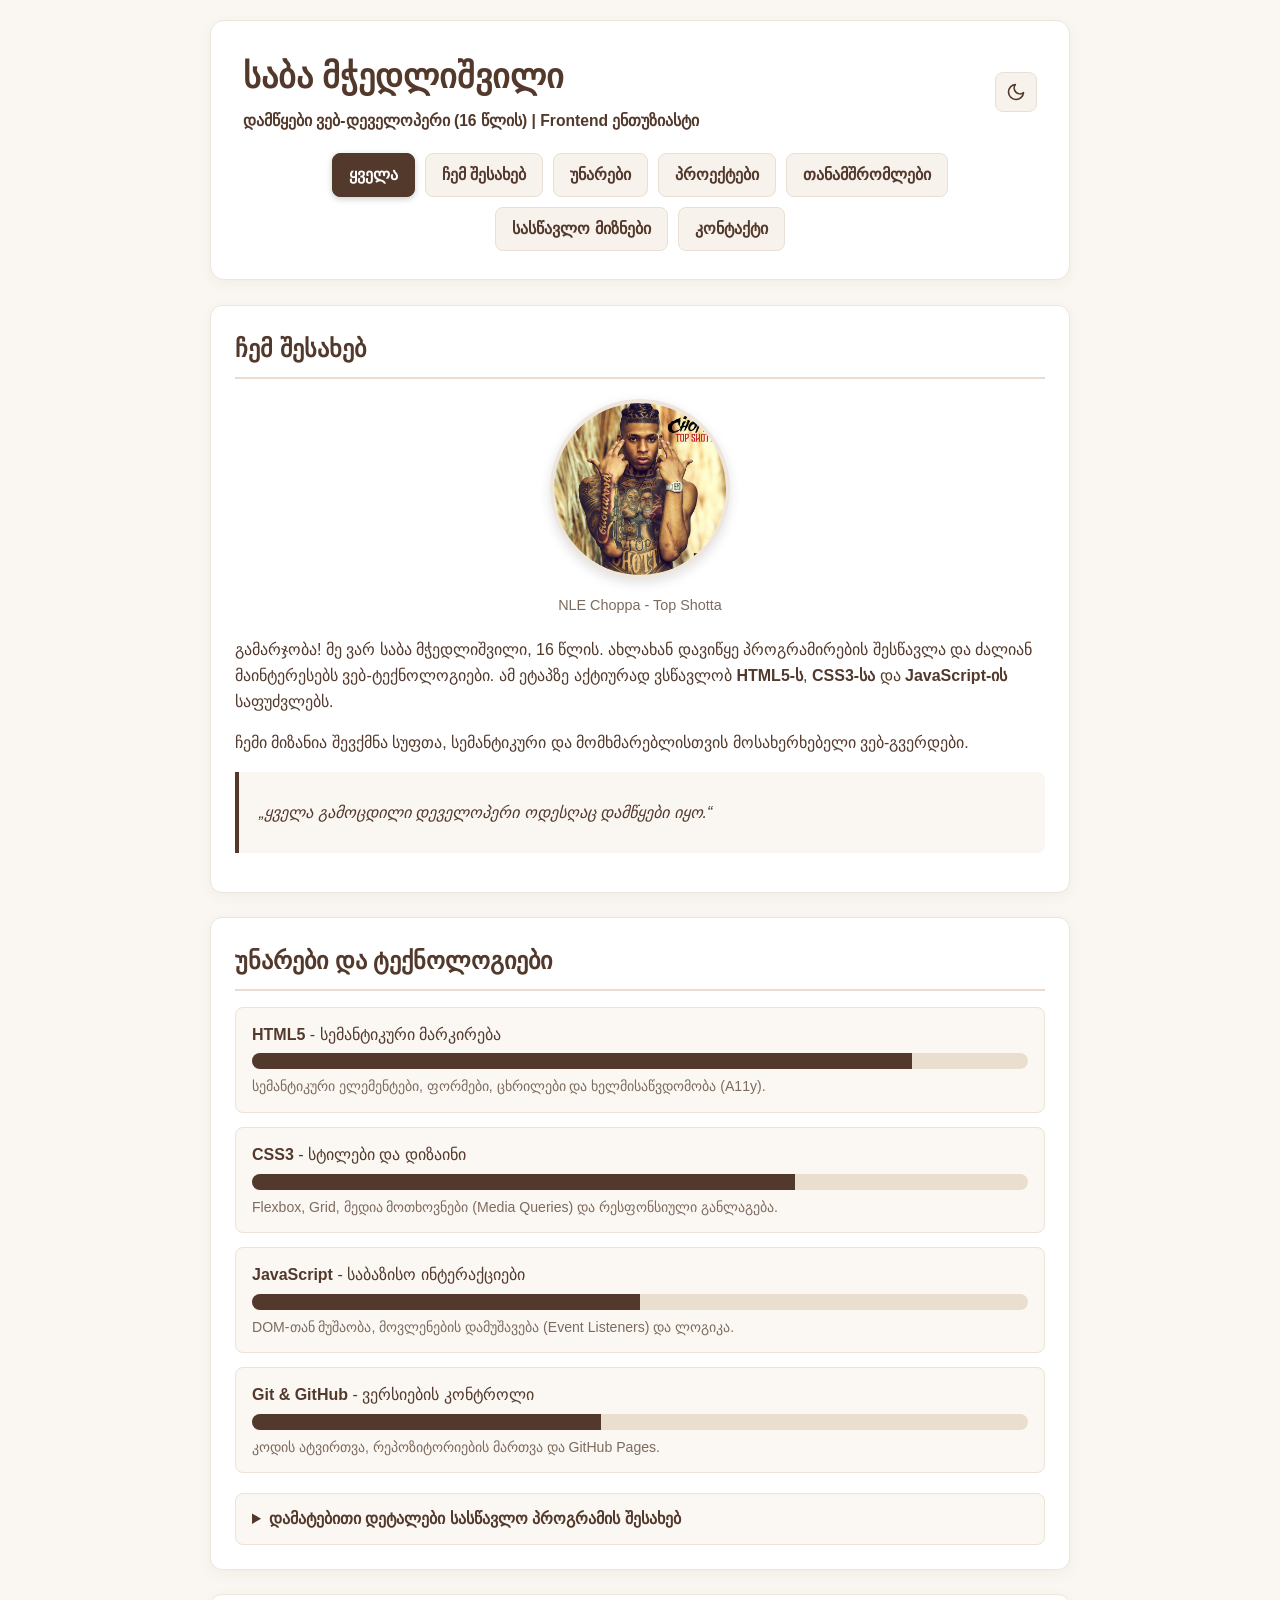
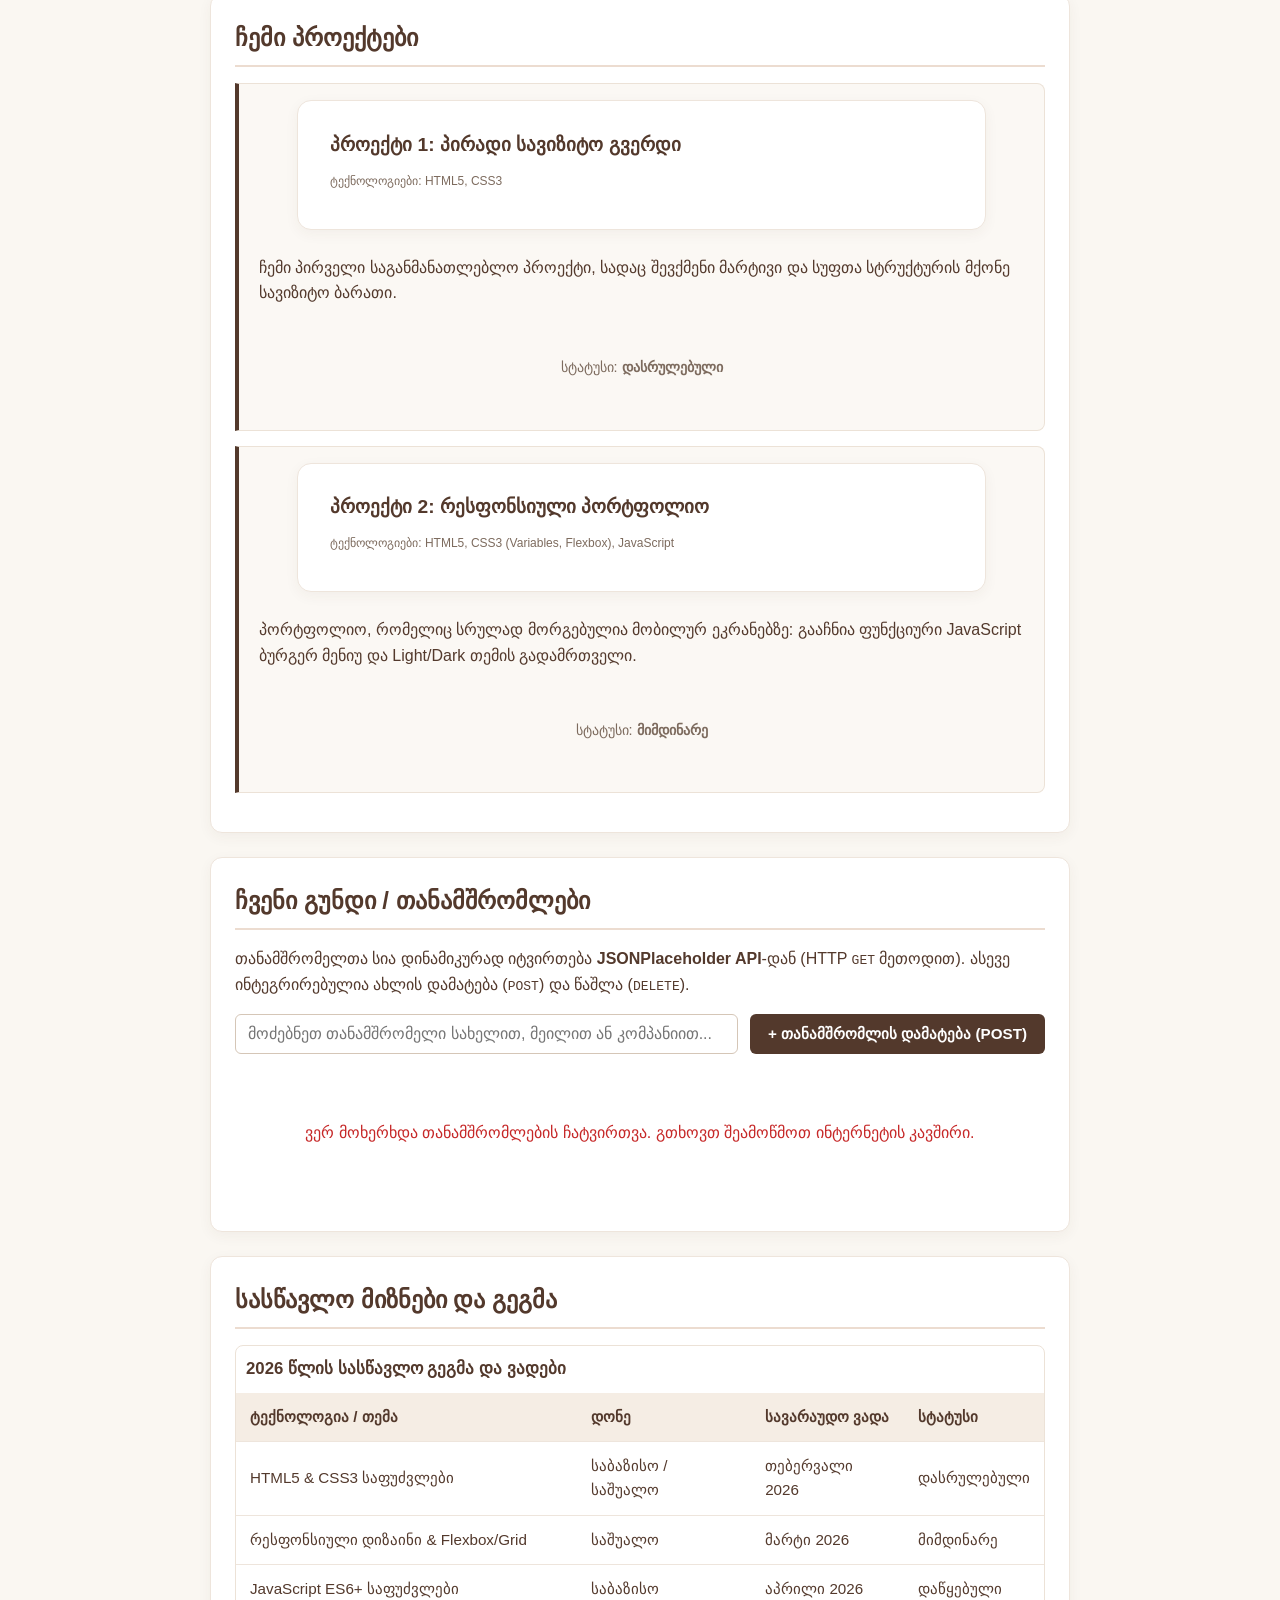
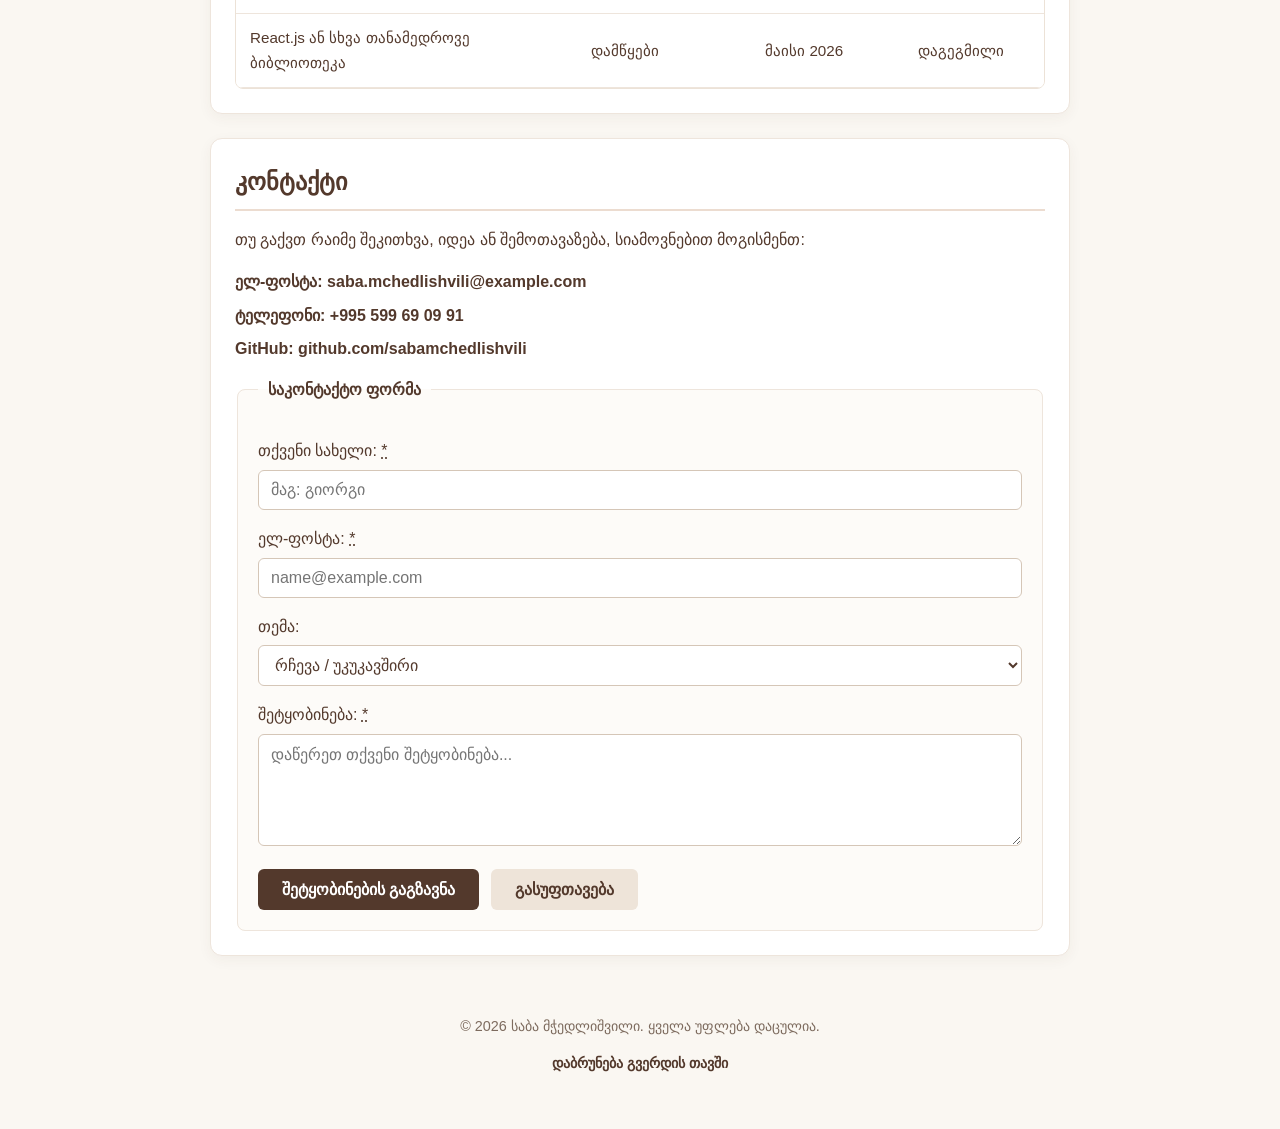
<file: index.html>
<!DOCTYPE html>
<html lang="ka">

<head>
    <meta charset="UTF-8">
    <meta name="viewport" content="width=device-width, initial-scale=1.0">
    <meta name="description" content="საბა მჭედლიშვილის პერსონალური პორტფოლიო - დამწყები ვებ-დეველოპერი">
    <title>პორტფოლიო | საბა მჭედლიშვილი</title>

    <!-- ==========================================================================
         ყველა CSS სტილი ჩაშენებულია პირდაპირ ამ index.html ფაილში (Internal CSS),
         - თეთრი და ყავისფერი (#53392c) ფერთა პალიტრა;
         - Light და Dark თემები;
         - სრული რესფონსიული დიზაინი და მობილური ბურგერ მენიუს სტილები.
         ========================================================================== -->
    <style>
        /* ==========================================================================
           0. CSS ცვლადები (Custom Properties) - Light და Dark თემები
           ========================================================================== */
        :root {
            /* Light Theme (ნაგულისხმევი) */
            --bg-color: #faf7f2;
            --card-bg: #ffffff;
            --card-border: #eee5dc;
            --text-primary: #53392c;
            --text-secondary: #7d6b5e;
            --heading-color: #53392c;
            --accent-color: #53392c;
            --accent-hover: #3d281e;
            --btn-text: #ffffff;
            --btn-secondary-bg: #eee4d9;
            --btn-secondary-text: #53392c;
            --btn-secondary-hover: #dfd2c4;
            --nav-bg: #f7f2ec;
            --nav-border: #eadfd4;
            --nav-text: #53392c;
            --card-shadow: 0 4px 14px rgba(83, 57, 44, 0.05);
            --border-accent: #ecdcd0;
            --item-bg: #fbf8f4;
            --item-border: #ece2d7;
            --input-bg: #ffffff;
            --input-border: #d5c6b7;
            --input-focus-shadow: rgba(83, 57, 44, 0.15);
            --progress-bg: #eadecf;
            --progress-bar: #53392c;
            --table-th-bg: #f5ede4;
            --table-border: #eee5dc;
            --table-hover: #faf5ee;
            --blockquote-bg: #faf6f1;
            --fieldset-bg: #fdfbf8;
        }

        /* Dark Theme */
        [data-theme="dark"],
        body.dark-theme {
            --bg-color: #171412;
            --card-bg: #231f1c;
            --card-border: #38312b;
            --text-primary: #f5eee8;
            --text-secondary: #b8a89a;
            --heading-color: #f5eee8;
            --accent-color: #c4956d;
            --accent-hover: #d9aa82;
            --btn-text: #171412;
            --btn-secondary-bg: #332c26;
            --btn-secondary-text: #f5eee8;
            --btn-secondary-hover: #423932;
            --nav-bg: #2c2621;
            --nav-border: #423a33;
            --nav-text: #f5eee8;
            --card-shadow: 0 4px 16px rgba(0, 0, 0, 0.45);
            --border-accent: #3d352d;
            --item-bg: #1c1815;
            --item-border: #38312b;
            --input-bg: #1a1614;
            --input-border: #4a4037;
            --input-focus-shadow: rgba(196, 149, 109, 0.25);
            --progress-bg: #362e27;
            --progress-bar: #c4956d;
            --table-th-bg: #2c2520;
            --table-border: #3d352d;
            --table-hover: #29231e;
            --blockquote-bg: #1e1a17;
            --fieldset-bg: #1c1815;
        }

        /* 
          1. გლობალური პარამეტრები და Box-Sizing:
        */
        *,
        *::before,
        *::after {
            box-sizing: border-box;
        }

        html {
            scroll-behavior: smooth;
        }

        /* 
          2. ძირითადი გვერდის პარამეტრები (Body):
        */
        body {
            background-color: var(--bg-color);
            color: var(--text-primary);
            font-family: 'Segoe UI', Tahoma, Geneva, Verdana, sans-serif;
            line-height: 1.6;
            margin: 0;
            padding: 20px 0;
            overflow-x: hidden;
            transition: background-color 0.3s ease, color 0.3s ease;
        }

        /* 
          3. კონტეინერები (Header, Main, Footer):
        */
        header,
        main,
        footer {
            width: 90%;
            max-width: 860px;
            margin: 0 auto;
        }

        /* 
          4. ჰედერი (Header):
        */
        header {
            background-color: var(--card-bg);
            padding: 1.8rem 2rem;
            border-radius: 14px;
            border: 1px solid var(--card-border);
            box-shadow: var(--card-shadow);
            margin-bottom: 25px;
            position: relative;
            transition: background-color 0.3s ease, border-color 0.3s ease, box-shadow 0.3s ease;
        }

        .header-top {
            display: flex;
            justify-content: space-between;
            align-items: center;
            gap: 16px;
            text-align: left;
        }

        .header-titles {
            flex: 1;
            min-width: 0;
        }

        /* სათაურების სტილები */
        h1 {
            color: var(--heading-color);
            font-size: 2.1rem;
            margin-top: 0;
            margin-bottom: 0.3rem;
            transition: color 0.3s ease;
        }

        .brand-link {
            color: inherit;
            text-decoration: none;
            transition: opacity 0.2s;
        }

        .brand-link:hover {
            opacity: 0.85;
        }

        .subtitle {
            color: var(--text-secondary);
            margin: 0;
            font-size: 0.98rem;
            transition: color 0.3s ease;
        }

        .subtitle strong {
            color: var(--accent-color);
            transition: color 0.3s ease;
        }

        h2 {
            color: var(--heading-color);
            font-size: 1.5rem;
            border-bottom: 2px solid var(--border-accent);
            padding-bottom: 8px;
            margin-top: 0;
            margin-bottom: 1rem;
            transition: color 0.3s ease, border-color 0.3s ease;
        }

        h3 {
            color: var(--heading-color);
            font-size: 1.2rem;
            margin-top: 0;
            margin-bottom: 0.5rem;
            transition: color 0.3s ease;
        }

        hr {
            display: none;
        }

        /* 
          5. ჰედერის მართვის ღილაკები (Theme Toggle და Burger Menu):
        */
        .header-controls {
            display: flex;
            align-items: center;
            gap: 10px;
            flex-shrink: 0;
        }

        /* Theme Toggle Button */
        .theme-toggle-btn {
            display: inline-flex;
            align-items: center;
            justify-content: center;
            width: 42px;
            height: 40px;
            background-color: var(--nav-bg);
            border: 1px solid var(--nav-border);
            border-radius: 8px;
            color: var(--text-primary);
            cursor: pointer;
            transition: background-color 0.25s ease, border-color 0.25s ease, transform 0.15s ease, color 0.25s ease;
            padding: 0;
            flex-shrink: 0;
        }

        .theme-toggle-btn:hover {
            background-color: var(--btn-secondary-hover);
            transform: scale(1.05);
        }

        .theme-toggle-btn:active {
            transform: scale(0.95);
        }

        .theme-toggle-btn:focus-visible {
            outline: 2px solid var(--accent-color);
            outline-offset: 2px;
        }

        .theme-icon {
            display: inline-flex;
            align-items: center;
            justify-content: center;
            transition: transform 0.3s ease;
        }

        /* Light რეჟიმში ჩანს მთვარე */
        .sun-icon {
            display: none;
        }

        .moon-icon {
            display: inline-flex;
        }

        /* Dark რეჟიმში ჩანს მზე */
        [data-theme="dark"] .sun-icon,
        body.dark-theme .sun-icon {
            display: inline-flex;
            color: #f5c542;
        }

        [data-theme="dark"] .moon-icon,
        body.dark-theme .moon-icon {
            display: none;
        }

        /* 
          6. ბურგერ მენიუს ღილაკი:
        */
        .burger-btn {
            display: none;
            flex-direction: column;
            justify-content: space-between;
            width: 44px;
            height: 40px;
            padding: 9px 8px;
            background-color: var(--nav-bg);
            border: 1px solid var(--nav-border);
            border-radius: 8px;
            cursor: pointer;
            flex-shrink: 0;
            transition: background-color 0.2s ease, border-color 0.2s ease;
            user-select: none;
        }

        .burger-btn:hover {
            background-color: var(--btn-secondary-hover);
        }

        .burger-btn:focus-visible {
            outline: 2px solid var(--accent-color);
            outline-offset: 2px;
        }

        .burger-line {
            display: block;
            width: 100%;
            height: 3px;
            background-color: var(--text-primary);
            border-radius: 3px;
            transition: transform 0.3s cubic-bezier(0.4, 0, 0.2, 1),
                opacity 0.2s ease,
                background-color 0.3s ease;
            transform-origin: center;
        }

        /* ბურგერ ხაზების ანიმაცია X-ად */
        .burger-btn.is-active .burger-line:nth-child(1) {
            transform: translateY(8px) rotate(45deg);
            background-color: var(--accent-color);
        }

        .burger-btn.is-active .burger-line:nth-child(2) {
            opacity: 0;
            transform: scaleX(0);
        }

        .burger-btn.is-active .burger-line:nth-child(3) {
            transform: translateY(-8px) rotate(-45deg);
            background-color: var(--accent-color);
        }

        /* 
          7. ნავიგაცია (Navigation):
        */
        nav {
            display: block;
        }

        nav ul {
            list-style: none;
            padding: 0;
            margin: 20px 0 0 0;
            display: flex;
            flex-wrap: wrap;
            justify-content: center;
            gap: 10px;
        }

        nav a {
            display: inline-block;
            color: var(--nav-text);
            text-decoration: none;
            background-color: var(--nav-bg);
            border: 1px solid var(--nav-border);
            padding: 8px 16px;
            border-radius: 8px;
            font-weight: 600;
            transition: all 0.2s ease;
            cursor: pointer;
        }

        nav a:hover,
        nav a:focus-visible {
            background-color: var(--accent-color);
            color: var(--btn-text);
            border-color: var(--accent-color);
            outline: none;
        }

        /* აქტიური ღილაკის სტილი */
        nav a.active {
            background-color: var(--accent-color);
            color: var(--btn-text);
            border-color: var(--accent-color);
            box-shadow: 0 2px 6px rgba(0, 0, 0, 0.2);
        }

        /* 
          8. სექციები (Sections):
        */
        section {
            background-color: var(--card-bg);
            padding: 24px;
            margin-bottom: 24px;
            border-radius: 12px;
            border: 1px solid var(--card-border);
            box-shadow: var(--card-shadow);
            scroll-margin-top: 20px;
            transition: background-color 0.3s ease, border-color 0.3s ease, box-shadow 0.3s ease;
        }

        figure {
            text-align: center;
            margin: 20px 0;
        }

        figure img {
            width: 180px;
            height: 180px;
            max-width: 100%;
            border-radius: 50%;
            border: 4px solid var(--card-border);
            object-fit: cover;
            box-shadow: 0 4px 12px rgba(0, 0, 0, 0.12);
            transition: border-color 0.3s ease;
        }

        figcaption {
            color: var(--text-secondary);
            font-size: 0.9rem;
            margin-top: 8px;
            transition: color 0.3s ease;
        }

        blockquote {
            background-color: var(--blockquote-bg);
            border-left: 4px solid var(--accent-color);
            margin: 15px 0;
            padding: 12px 20px;
            font-style: italic;
            color: var(--text-primary);
            border-radius: 0 8px 8px 0;
            transition: background-color 0.3s ease, color 0.3s ease, border-color 0.3s ease;
        }

        /* 
          9. უნარები (Skills):
        */
        .skills-list {
            list-style: none;
            padding: 0;
            margin: 0 0 20px 0;
            display: flex;
            flex-direction: column;
            gap: 14px;
        }

        .skills-list li {
            background-color: var(--item-bg);
            border: 1px solid var(--item-border);
            border-radius: 8px;
            padding: 14px 16px;
            display: flex;
            flex-direction: column;
            gap: 6px;
            transition: background-color 0.3s ease, border-color 0.3s ease;
        }

        .skill-title {
            color: var(--heading-color);
            font-size: 1rem;
            transition: color 0.3s ease;
        }

        .skills-list progress {
            width: 100%;
            height: 16px;
            border-radius: 8px;
            overflow: hidden;
            border: none;
            background-color: var(--progress-bg);
        }

        .skills-list progress::-webkit-progress-bar {
            background-color: var(--progress-bg);
        }

        .skills-list progress::-webkit-progress-value {
            background-color: var(--progress-bar);
        }

        .skills-list progress::-moz-progress-bar {
            background-color: var(--progress-bar);
        }

        .skill-desc {
            font-size: 0.88rem;
            color: var(--text-secondary);
            transition: color 0.3s ease;
        }

        details {
            background-color: var(--item-bg);
            border: 1px solid var(--item-border);
            border-radius: 8px;
            padding: 12px 16px;
            transition: background-color 0.3s ease, border-color 0.3s ease;
        }

        details summary {
            cursor: pointer;
            font-weight: 600;
            color: var(--accent-color);
            transition: color 0.3s ease;
        }

        details ul {
            margin: 10px 0 0 20px;
            padding: 0;
        }

        details li {
            margin-bottom: 6px;
            color: var(--text-primary);
        }

        /* პროექტების ბარათები (Article) */
        article {
            background-color: var(--item-bg);
            border: 1px solid var(--item-border);
            border-left: 4px solid var(--accent-color);
            padding: 16px 20px;
            margin: 15px 0;
            border-radius: 0 8px 8px 0;
            transition: background-color 0.3s ease, border-color 0.3s ease;
        }

        article header p {
            margin: 0 0 8px 0;
            color: var(--text-secondary);
            font-size: 0.9rem;
            transition: color 0.3s ease;
        }

        /* 
          10. ცხრილი (Table):
        */
        .table-container {
            width: 100%;
            overflow-x: auto;
            -webkit-overflow-scrolling: touch;
            margin-top: 15px;
            border-radius: 8px;
            border: 1px solid var(--item-border);
        }

        table {
            width: 100%;
            min-width: 500px;
            border-collapse: collapse;
            background-color: var(--card-bg);
            transition: background-color 0.3s ease;
        }

        caption {
            padding: 10px;
            font-size: 1.05rem;
            color: var(--heading-color);
            caption-side: top;
            text-align: left;
            transition: color 0.3s ease;
        }

        th,
        td {
            padding: 12px 14px;
            text-align: left;
            border-bottom: 1px solid var(--table-border);
            font-size: 0.95rem;
            transition: border-color 0.3s ease, color 0.3s ease;
        }

        th {
            background-color: var(--table-th-bg);
            color: var(--heading-color);
            font-weight: 600;
        }

        td {
            color: var(--text-primary);
        }

        tbody tr:hover {
            background-color: var(--table-hover);
        }

        /* 
          11. ფორმა და ღილაკები (Form & Inputs):
        */
        .contact-info {
            list-style: none;
            padding: 0;
            margin: 15px 0;
        }

        .contact-info li {
            margin-bottom: 8px;
        }

        .contact-info a {
            color: var(--accent-color);
            text-decoration: none;
            word-break: break-all;
            font-weight: 600;
            transition: color 0.3s ease;
        }

        .contact-info a:hover {
            text-decoration: underline;
        }

        fieldset {
            border: 1px solid var(--card-border);
            border-radius: 8px;
            padding: 20px;
            background-color: var(--fieldset-bg);
            transition: background-color 0.3s ease, border-color 0.3s ease;
        }

        legend {
            color: var(--accent-color);
            font-weight: bold;
            padding: 0 10px;
            transition: color 0.3s ease;
        }

        input,
        select,
        textarea {
            width: 100%;
            box-sizing: border-box;
            padding: 10px 12px;
            margin-top: 6px;
            border: 1px solid var(--input-border);
            border-radius: 6px;
            background-color: var(--input-bg);
            color: var(--text-primary);
            font-size: 1rem;
            font-family: inherit;
            transition: border-color 0.2s, box-shadow 0.2s, background-color 0.3s ease, color 0.3s ease;
        }

        input:focus,
        select:focus,
        textarea:focus {
            outline: none;
            border-color: var(--accent-color);
            box-shadow: 0 0 0 3px var(--input-focus-shadow);
        }

        textarea {
            resize: vertical;
            min-height: 100px;
        }

        .form-actions {
            display: flex;
            gap: 12px;
            flex-wrap: wrap;
            margin-top: 15px;
        }

        button {
            background-color: var(--accent-color);
            color: var(--btn-text);
            border: none;
            padding: 11px 24px;
            border-radius: 6px;
            font-size: 1rem;
            font-weight: 600;
            cursor: pointer;
            transition: background-color 0.2s, transform 0.1s, color 0.2s;
        }

        button:hover {
            background-color: var(--accent-hover);
        }

        button:active {
            transform: scale(0.98);
        }

        button[type="reset"] {
            background-color: var(--btn-secondary-bg);
            color: var(--btn-secondary-text);
        }

        button[type="reset"]:hover {
            background-color: var(--btn-secondary-hover);
        }

        /* 12. ფუტერი (Footer) */
        footer {
            text-align: center;
            padding: 20px;
            color: var(--text-secondary);
            font-size: 0.9rem;
            transition: color 0.3s ease;
        }

        footer a {
            color: var(--accent-color);
            text-decoration: none;
            font-weight: 600;
            transition: color 0.3s ease;
        }

        footer a:hover {
            text-decoration: underline;
        }

        /* ==========================================================================
           13. რესფონსიული დიზაინი (Responsive Design / Media Queries):
           ========================================================================== */

        @media screen and (max-width: 768px) {
            body {
                padding: 12px 0;
            }

            header,
            main,
            footer {
                width: 94%;
            }

            header {
                padding: 1.25rem 1rem;
                margin-bottom: 18px;
            }

            .header-top {
                display: flex;
                justify-content: space-between;
                align-items: center;
                text-align: left;
                gap: 12px;
            }

            .header-titles {
                flex: 1;
                min-width: 0;
            }

            h1 {
                font-size: 1.55rem;
                margin-bottom: 4px;
                word-break: break-word;
            }

            .subtitle {
                font-size: 0.88rem;
                line-height: 1.4;
            }

            /* ბურგერ ღილაკის გამოჩენა მობილურზე */
            .burger-btn {
                display: flex;
            }

            /* მობილური ნავიგაცია - ნაგულისხმევად დამალულია */
            #main-nav {
                display: none;
                margin-top: 15px;
                padding-top: 15px;
                border-top: 1px solid var(--border-accent);
            }

            /* JavaScript-ით მენიუს გამოჩენა (.is-open კლასით) */
            #main-nav.is-open {
                display: block;
                animation: slideDown 0.25s ease-out;
            }

            nav ul {
                flex-direction: column;
                gap: 8px;
                margin: 0;
                width: 100%;
            }

            nav a {
                display: block;
                width: 100%;
                text-align: center;
                padding: 12px 16px;
                font-size: 1rem;
            }

            section {
                padding: 18px 16px;
                margin-bottom: 18px;
            }

            h2 {
                font-size: 1.35rem;
            }

            figure img {
                width: 150px;
                height: 150px;
            }

            article {
                padding: 14px 16px;
            }
        }

        @media screen and (max-width: 480px) {
            body {
                padding: 8px 0;
            }

            header,
            main,
            footer {
                width: 95%;
            }

            header {
                padding: 1rem;
                border-radius: 10px;
            }

            h1 {
                font-size: 1.35rem;
            }

            .subtitle {
                font-size: 0.82rem;
            }

            .theme-toggle-btn {
                width: 38px;
                height: 38px;
            }

            .burger-btn {
                width: 38px;
                height: 38px;
                padding: 8px 7px;
            }

            section {
                padding: 14px 12px;
                border-radius: 10px;
                margin-bottom: 14px;
            }

            h2 {
                font-size: 1.2rem;
            }

            figure img {
                width: 130px;
                height: 130px;
            }

            fieldset {
                padding: 14px 10px;
            }

            .form-actions {
                flex-direction: column;
                gap: 10px;
            }

            .form-actions button {
                width: 100%;
                margin-right: 0;
                padding: 12px;
            }

            footer {
                padding: 15px 10px;
                font-size: 0.85rem;
            }
        }

        @keyframes slideDown {
            from {
                opacity: 0;
                transform: translateY(-8px);
            }

            to {
                opacity: 1;
                transform: translateY(0);
            }
        }

        /* სექციის ბოლოში არსებული 'ყველა სექციის ჩვენება' ღილაკი */
        .section-footer-nav {
            margin-top: 25px;
            padding-top: 18px;
            border-top: 1px dashed var(--border-accent);
            text-align: center;
        }

        .btn-show-all {
            display: inline-flex;
            align-items: center;
            justify-content: center;
            gap: 8px;
            background-color: var(--btn-secondary-bg);
            color: var(--btn-secondary-text);
            border: 1px solid var(--card-border);
            padding: 10px 22px;
            border-radius: 8px;
            font-size: 0.95rem;
            font-weight: 600;
            cursor: pointer;
            transition: background-color 0.2s ease, color 0.2s ease, transform 0.1s ease;
        }

        .btn-show-all:hover {
            background-color: var(--accent-color);
            color: var(--btn-text);
            border-color: var(--accent-color);
            transform: translateY(-1px);
        }

        .btn-show-all:active {
            transform: translateY(0);
        }

        /* ==========================================================================
           14. თანამშრომლების სექცია (JSONPlaceholder API)
           ========================================================================== */
        .employees-controls {
            display: flex;
            gap: 12px;
            margin-bottom: 20px;
            flex-wrap: wrap;
        }

        #employee-search {
            flex: 1;
            min-width: 220px;
            margin-top: 0;
        }

        .btn-primary-action {
            background-color: var(--accent-color);
            color: var(--btn-text);
            padding: 10px 18px;
            border-radius: 6px;
            font-size: 0.95rem;
            font-weight: 600;
            cursor: pointer;
            border: none;
            transition: background-color 0.2s, transform 0.1s;
            white-space: nowrap;
        }

        .btn-primary-action:hover {
            background-color: var(--accent-hover);
            transform: translateY(-1px);
        }

        .add-employee-card {
            background-color: var(--item-bg);
            border: 1px solid var(--item-border);
            border-left: 4px solid var(--accent-color);
            border-radius: 8px;
            padding: 20px;
            margin-bottom: 22px;
            animation: slideDown 0.25s ease-out;
        }

        .form-grid {
            display: grid;
            grid-template-columns: repeat(auto-fit, minmax(220px, 1fr));
            gap: 14px;
            margin-bottom: 15px;
        }

        .form-grid p {
            margin: 0;
        }

        .form-grid label {
            font-size: 0.88rem;
            font-weight: 600;
            color: var(--heading-color);
        }

        .btn-cancel {
            background-color: var(--btn-secondary-bg);
            color: var(--btn-secondary-text);
        }

        .employees-alert {
            padding: 12px 16px;
            border-radius: 8px;
            margin-bottom: 18px;
            font-size: 0.95rem;
            font-weight: 500;
            display: flex;
            align-items: center;
            gap: 8px;
            animation: slideDown 0.2s ease-out;
        }

        .employees-alert.success {
            background-color: #e8f5e9;
            color: #2e7d32;
            border: 1px solid #c8e6c9;
        }

        [data-theme="dark"] .employees-alert.success,
        body.dark-theme .employees-alert.success {
            background-color: #1b3820;
            color: #a5d6a7;
            border-color: #2e7d32;
        }

        .employees-alert.info {
            background-color: #e3f2fd;
            color: #1565c0;
            border: 1px solid #bbdefb;
        }

        [data-theme="dark"] .employees-alert.info,
        body.dark-theme .employees-alert.info {
            background-color: #1a2c3d;
            color: #90caf9;
            border-color: #1e4976;
        }

        .employees-loading {
            text-align: center;
            padding: 30px;
            color: var(--text-secondary);
        }

        .spinner {
            width: 36px;
            height: 36px;
            margin: 0 auto 12px;
            border: 3px solid var(--card-border);
            border-top-color: var(--accent-color);
            border-radius: 50%;
            animation: spin 0.8s linear infinite;
        }

        @keyframes spin {
            to {
                transform: rotate(360deg);
            }
        }

        .employees-grid {
            display: grid;
            grid-template-columns: repeat(auto-fill, minmax(260px, 1fr));
            gap: 16px;
            margin-top: 15px;
        }

        .employee-card {
            background-color: var(--item-bg);
            border: 1px solid var(--item-border);
            border-radius: 10px;
            padding: 16px;
            display: flex;
            flex-direction: column;
            justify-content: space-between;
            transition: transform 0.2s ease, box-shadow 0.2s ease, border-color 0.2s ease;
        }

        .employee-card:hover {
            transform: translateY(-3px);
            box-shadow: 0 6px 14px rgba(0, 0, 0, 0.08);
            border-color: var(--accent-color);
        }

        .employee-header {
            display: flex;
            align-items: center;
            gap: 12px;
            margin-bottom: 12px;
        }

        .employee-avatar {
            width: 44px;
            height: 44px;
            border-radius: 50%;
            background-color: var(--accent-color);
            color: var(--btn-text);
            display: flex;
            align-items: center;
            justify-content: center;
            font-weight: bold;
            font-size: 1.1rem;
            flex-shrink: 0;
        }

        .employee-title h3 {
            margin: 0;
            font-size: 1.05rem;
            line-height: 1.3;
        }

        .employee-username {
            font-size: 0.82rem;
            color: var(--text-secondary);
        }

        .employee-details {
            list-style: none;
            padding: 0;
            margin: 0 0 14px 0;
            font-size: 0.88rem;
            color: var(--text-secondary);
            display: flex;
            flex-direction: column;
            gap: 6px;
        }

        .employee-details li {
            display: flex;
            align-items: center;
            gap: 6px;
            word-break: break-all;
        }

        .employee-details a {
            color: var(--accent-color);
            text-decoration: none;
        }

        .employee-details a:hover {
            text-decoration: underline;
        }

        .employee-badge {
            display: inline-block;
            padding: 2px 8px;
            border-radius: 4px;
            background-color: var(--card-border);
            color: var(--text-primary);
            font-size: 0.78rem;
            font-weight: 600;
        }

        .employee-actions {
            display: flex;
            justify-content: flex-end;
            padding-top: 10px;
            border-top: 1px solid var(--card-border);
        }

        .btn-delete-emp {
            background-color: transparent;
            color: #c62828;
            border: 1px solid #ef9a9a;
            padding: 6px 12px;
            font-size: 0.82rem;
            border-radius: 6px;
            cursor: pointer;
            transition: all 0.2s;
        }

        [data-theme="dark"] .btn-delete-emp,
        body.dark-theme .btn-delete-emp {
            color: #ef9a9a;
            border-color: #893333;
        }

        .btn-delete-emp:hover {
            background-color: #c62828;
            color: #ffffff;
            border-color: #c62828;
        }
    </style>

    <!-- გარე CSS და JS ფაილები (თუ ცალკე ფაილებიც ატვირთულია) -->
    <link rel="stylesheet" href="style.css">
    <script src="script.js" defer></script>
</head>

<body>

    <!-- საიტის მთავარი ჰედერი და ნავიგაცია -->
    <header id="header">
        <div class="header-top">
            <div class="header-titles">
                <h1><a href="index.html" class="brand-link">საბა მჭედლიშვილი</a></h1>
                <p class="subtitle"><strong>დამწყები ვებ-დეველოპერი (16 წლის) | Frontend ენთუზიასტი</strong></p>
            </div>

            <!-- ჰედერის მართვის ღილაკები: თემის გადამრთველი და ბურგერ მენიუ -->
            <div class="header-controls">
                <!-- Light / Dark თემის გადასართველი ღილაკი -->
                <button id="theme-toggle" class="theme-toggle-btn" type="button"
                    aria-label="თემის შეცვლა (Light / Dark)" title="თემის შეცვლა">
                    <span class="theme-icon sun-icon" aria-hidden="true">
                        <svg width="20" height="20" viewBox="0 0 24 24" fill="none" stroke="currentColor"
                            stroke-width="2" stroke-linecap="round" stroke-linejoin="round">
                            <circle cx="12" cy="12" r="5"></circle>
                            <line x1="12" y1="1" x2="12" y2="3"></line>
                            <line x1="12" y1="21" x2="12" y2="23"></line>
                            <line x1="4.22" y1="4.22" x2="5.64" y2="5.64"></line>
                            <line x1="18.36" y1="18.36" x2="19.78" y2="19.78"></line>
                            <line x1="1" y1="12" x2="3" y2="12"></line>
                            <line x1="21" y1="12" x2="23" y2="12"></line>
                            <line x1="4.22" y1="19.78" x2="5.64" y2="18.36"></line>
                            <line x1="18.36" y1="5.64" x2="19.78" y2="4.22"></line>
                        </svg>
                    </span>
                    <span class="theme-icon moon-icon" aria-hidden="true">
                        <svg width="20" height="20" viewBox="0 0 24 24" fill="none" stroke="currentColor"
                            stroke-width="2" stroke-linecap="round" stroke-linejoin="round">
                            <path d="M21 12.79A9 9 0 1 1 11.21 3 7 7 0 0 0 21 12.79z"></path>
                        </svg>
                    </span>
                </button>

                <!-- ბურგერ მენიუს ღილაკი (მობილურის რეზოლუციაზე) -->
                <button class="burger-btn" id="burger-btn" type="button" aria-label="ნავიგაციის მენიუს გახსნა"
                    aria-expanded="false" aria-controls="main-nav">
                    <span class="burger-line"></span>
                    <span class="burger-line"></span>
                    <span class="burger-line"></span>
                </button>
            </div>
        </div>

        <!-- მთავარი ნავიგაცია (სექციების გაფილტვრა / ჩვენება) -->
        <nav id="main-nav" aria-label="მთავარი ნავიგაცია">
            <ul>
                <li><a href="#all" class="nav-filter-btn active" data-filter="all">ყველა</a></li>
                <li><a href="#about" class="nav-filter-btn" data-filter="about">ჩემ შესახებ</a></li>
                <li><a href="#skills" class="nav-filter-btn" data-filter="skills">უნარები</a></li>
                <li><a href="#projects" class="nav-filter-btn" data-filter="projects">პროექტები</a></li>
                <li><a href="#employees" class="nav-filter-btn" data-filter="employees">თანამშრომლები</a></li>
                <li><a href="#goals" class="nav-filter-btn" data-filter="goals">სასწავლო მიზნები</a></li>
                <li><a href="#contact" class="nav-filter-btn" data-filter="contact">კონტაქტი</a></li>
            </ul>
        </nav>
    </header>

    <hr>

    <!-- ძირითადი შიგთავსი -->
    <main>

        <!-- 1. ჩემ შესახებ სექცია -->
        <section id="about">
            <h2>ჩემ შესახებ</h2>
            <figure>
                <img src="nle-choppa.jpg" alt="NLE Choppa - Top Shotta" width="200" height="200"
                    style="object-fit: cover;"
                    onerror="this.onerror=null; this.src='https://i.scdn.co/image/ab67616d0000b27365bc1bfbb95ff5264f788839';">
                <figcaption>NLE Choppa - Top Shotta</figcaption>
            </figure>
            <p>
                გამარჯობა! მე ვარ საბა მჭედლიშვილი, 16 წლის. ახლახან დავიწყე პროგრამირების შესწავლა და ძალიან
                მაინტერესებს ვებ-ტექნოლოგიები.
                ამ ეტაპზე აქტიურად ვსწავლობ <strong>HTML5-ს</strong>, <strong>CSS3-სა</strong> და
                <strong>JavaScript-ის</strong> საფუძვლებს.
            </p>
            <p>
                ჩემი მიზანია შევქმნა სუფთა, სემანტიკური და მომხმარებლისთვის მოსახერხებელი ვებ-გვერდები.
            </p>
            <blockquote>
                <p><em>„ყველა გამოცდილი დეველოპერი ოდესღაც დამწყები იყო.“</em></p>
            </blockquote>
            <div class="section-footer-nav" style="display: none;">
                <button type="button" class="btn-show-all">← ყველა სექციის ჩვენება</button>
            </div>
        </section>

        <hr>

        <!-- 2. უნარ-ჩვევების სექცია -->
        <section id="skills">
            <h2>უნარები და ტექნოლოგიები</h2>
            <ul class="skills-list">
                <li>
                    <span class="skill-title"><strong>HTML5</strong> - სემანტიკური მარკირება</span>
                    <progress value="85" max="100">85%</progress>
                    <span class="skill-desc">სემანტიკური ელემენტები, ფორმები, ცხრილები და ხელმისაწვდომობა (A11y).</span>
                </li>
                <li>
                    <span class="skill-title"><strong>CSS3</strong> - სტილები და დიზაინი</span>
                    <progress value="70" max="100">70%</progress>
                    <span class="skill-desc">Flexbox, Grid, მედია მოთხოვნები (Media Queries) და რესფონსიული
                        განლაგება.</span>
                </li>
                <li>
                    <span class="skill-title"><strong>JavaScript</strong> - საბაზისო ინტერაქციები</span>
                    <progress value="50" max="100">50%</progress>
                    <span class="skill-desc">DOM-თან მუშაობა, მოვლენების დამუშავება (Event Listeners) და ლოგიკა.</span>
                </li>
                <li>
                    <span class="skill-title"><strong>Git & GitHub</strong> - ვერსიების კონტროლი</span>
                    <progress value="45" max="100">45%</progress>
                    <span class="skill-desc">კოდის ატვირთვა, რეპოზიტორიების მართვა და GitHub Pages.</span>
                </li>
            </ul>

            <details>
                <summary>დამატებითი დეტალები სასწავლო პროგრამის შესახებ</summary>
                <ul>
                    <li>Semantic Tags: &lt;header&gt;, &lt;nav&gt;, &lt;main&gt;, &lt;section&gt;, &lt;article&gt;,
                        &lt;footer&gt;</li>
                    <li>CSS Variables, Flexbox, Media Queries (Mobile First & Desktop)</li>
                    <li>ფორმის ვალიდაციები და ტიპები</li>
                </ul>
            </details>
            <div class="section-footer-nav" style="display: none;">
                <button type="button" class="btn-show-all">← ყველა სექციის ჩვენება</button>
            </div>
        </section>

        <hr>

        <!-- 3. პროექტების სექცია -->
        <section id="projects">
            <h2>ჩემი პროექტები</h2>

            <article>
                <header>
                    <h3>პროექტი 1: პირადი სავიზიტო გვერდი</h3>
                    <p><small>ტექნოლოგიები: HTML5, CSS3</small></p>
                </header>
                <p>
                    ჩემი პირველი საგანმანათლებლო პროექტი, სადაც შევქმენი მარტივი და სუფთა სტრუქტურის მქონე სავიზიტო
                    ბარათი.
                </p>
                <footer>
                    <p>სტატუსი: <strong>დასრულებული</strong></p>
                </footer>
            </article>

            <article>
                <header>
                    <h3>პროექტი 2: რესფონსიული პორტფოლიო</h3>
                    <p><small>ტექნოლოგიები: HTML5, CSS3 (Variables, Flexbox), JavaScript</small></p>
                </header>
                <p>
                    პორტფოლიო, რომელიც სრულად მორგებულია მობილურ ეკრანებზე: გააჩნია ფუნქციური JavaScript ბურგერ მენიუ და
                    Light/Dark თემის გადამრთველი.
                </p>
                <footer>
                    <p>სტატუსი: <strong>მიმდინარე</strong></p>
                </footer>
            </article>
            <div class="section-footer-nav" style="display: none;">
                <button type="button" class="btn-show-all">← ყველა სექციის ჩვენება</button>
            </div>
        </section>

        <hr>

        <!-- 4. თანამშრომლების სექცია (JSONPlaceholder API: GET, POST, DELETE) -->
        <section id="employees">
            <h2>ჩვენი გუნდი / თანამშრომლები</h2>
            <p>
                თანამშრომელთა სია დინამიკურად იტვირთება <strong>JSONPlaceholder API</strong>-დან (HTTP <code>GET</code>
                მეთოდით).
                ასევე ინტეგრირებულია ახლის დამატება (<code>POST</code>) და წაშლა (<code>DELETE</code>).
            </p>

            <!-- საძიებო ველი და დამატების ღილაკი -->
            <div class="employees-controls">
                <input type="text" id="employee-search"
                    placeholder="მოძებნეთ თანამშრომელი სახელით, მეილით ან კომპანიით..." aria-label="თანამშრომლის ძებნა">
                <button type="button" id="btn-toggle-add-form" class="btn-primary-action">+ თანამშრომლის დამატება
                    (POST)</button>
            </div>

            <!-- ახალი თანამშრომლის დამატების ფორმა (HTTP POST) -->
            <form id="add-employee-form" class="add-employee-card" style="display: none;">
                <h3>ახალი თანამშრომლის დამატება (POST მეთოდი)</h3>
                <p><small>ფორმა აგზავნის <code>POST</code> მოთხოვნას სერვერზე და ამატებს თანამშრომელს სიის
                        თავში:</small></p>

                <div class="form-grid">
                    <p>
                        <label for="emp-name">სახელი და გვარი: *</label>
                        <input type="text" id="emp-name" placeholder="მაგ: გიორგი ბერიძე" required>
                    </p>
                    <p>
                        <label for="emp-email">ელ-ფოსტა: *</label>
                        <input type="email" id="emp-email" placeholder="giorgi@example.com" required>
                    </p>
                    <p>
                        <label for="emp-company">კომპანია / პოზიცია:</label>
                        <input type="text" id="emp-company" placeholder="მაგ: Romaguera">
                    </p>
                    <p>
                        <label for="emp-city">ქალაქი:</label>
                        <input type="text" id="emp-city" placeholder="მაგ: თბილისი">
                    </p>
                </div>

                <div class="form-actions">
                    <button type="submit" id="emp-submit-btn">დამატება (გაგზავნე POST)</button>
                    <button type="button" id="btn-cancel-add" class="btn-cancel">გაუქმება</button>
                </div>
            </form>

            <!-- სტატუსის / შეტყობინების ველი -->
            <div id="employees-alert" class="employees-alert" style="display: none;" role="status"></div>

            <!-- ლოუდერი მონაცემების ჩატვირთვისას -->
            <div id="employees-loading" class="employees-loading">
                <div class="spinner"></div>
                <p>თანამშრომლების სია იტვირთება სერვერიდან...</p>
            </div>

            <!-- თანამშრომლების ბარათების ბადე -->
            <div id="employees-grid" class="employees-grid"></div>

            <div class="section-footer-nav" style="display: none;">
                <button type="button" class="btn-show-all">← ყველა სექციის ჩვენება</button>
            </div>
        </section>

        <hr>

        <!-- 5. სასწავლო მიზნების ცხრილი -->
        <section id="goals">
            <h2>სასწავლო მიზნები და გეგმა</h2>

            <div class="table-container">
                <table>
                    <caption><strong>2026 წლის სასწავლო გეგმა და ვადები</strong></caption>
                    <thead>
                        <tr>
                            <th>ტექნოლოგია / თემა</th>
                            <th>დონე</th>
                            <th>სავარაუდო ვადა</th>
                            <th>სტატუსი</th>
                        </tr>
                    </thead>
                    <tbody>
                        <tr>
                            <td>HTML5 & CSS3 საფუძვლები</td>
                            <td>საბაზისო / საშუალო</td>
                            <td>თებერვალი 2026</td>
                            <td>დასრულებული</td>
                        </tr>
                        <tr>
                            <td>რესფონსიული დიზაინი & Flexbox/Grid</td>
                            <td>საშუალო</td>
                            <td>მარტი 2026</td>
                            <td>მიმდინარე</td>
                        </tr>
                        <tr>
                            <td>JavaScript ES6+ საფუძვლები</td>
                            <td>საბაზისო</td>
                            <td>აპრილი 2026</td>
                            <td>დაწყებული</td>
                        </tr>
                        <tr>
                            <td>React.js ან სხვა თანამედროვე ბიბლიოთეკა</td>
                            <td>დამწყები</td>
                            <td>მაისი 2026</td>
                            <td>დაგეგმილი</td>
                        </tr>
                    </tbody>
                </table>
            </div>
            <div class="section-footer-nav" style="display: none;">
                <button type="button" class="btn-show-all">← ყველა სექციის ჩვენება</button>
            </div>
        </section>

        <hr>

        <!-- 5. საკონტაქტო სექცია -->
        <section id="contact">
            <h2>კონტაქტი</h2>
            <p>თუ გაქვთ რაიმე შეკითხვა, იდეა ან შემოთავაზება, სიამოვნებით მოგისმენთ:</p>

            <ul class="contact-info">
                <li><strong>ელ-ფოსტა:</strong> <a
                        href="mailto:saba.mchedlishvili@example.com">saba.mchedlishvili@example.com</a></li>
                <li><strong>ტელეფონი:</strong> <a href="tel:+995599690991">+995 599 69 09 91</a></li>
                <li><strong>GitHub:</strong> <a href="https://github.com" target="_blank"
                        rel="noopener noreferrer">github.com/sabamchedlishvili</a></li>
            </ul>

            <form action="#" method="post">
                <fieldset>
                    <legend><strong>საკონტაქტო ფორმა</strong></legend>

                    <p>
                        <label for="full-name">თქვენი სახელი: <abbr title="სავალდებულო">*</abbr></label><br>
                        <input type="text" id="full-name" name="name" placeholder="მაგ: გიორგი" required>
                    </p>

                    <p>
                        <label for="email">ელ-ფოსტა: <abbr title="სავალდებულო">*</abbr></label><br>
                        <input type="email" id="email" name="email" placeholder="name@example.com" required>
                    </p>

                    <p>
                        <label for="topic">თემა:</label><br>
                        <select id="topic" name="topic">
                            <option value="feedback">რჩევა / უკუკავშირი</option>
                            <option value="question">შეკითხვა</option>
                            <option value="other">სხვა</option>
                        </select>
                    </p>

                    <p>
                        <label for="message">შეტყობინება: <abbr title="სავალდებულო">*</abbr></label><br>
                        <textarea id="message" name="message" rows="5" cols="40"
                            placeholder="დაწერეთ თქვენი შეტყობინება..." required></textarea>
                    </p>

                    <div class="form-actions">
                        <button type="submit">შეტყობინების გაგზავნა</button>
                        <button type="reset">გასუფთავება</button>
                    </div>
                </fieldset>
            </form>
            <div class="section-footer-nav" style="display: none;">
                <button type="button" class="btn-show-all">← ყველა სექციის ჩვენება</button>
            </div>
        </section>

    </main>

    <hr>

    <!-- საიტის ფუტერი -->
    <footer id="footer">
        <p>&copy; 2026 საბა მჭედლიშვილი. ყველა უფლება დაცულია.</p>
        <p><a href="#header">დაბრუნება გვერდის თავში</a></p>
    </footer>

    <!-- ==========================================================================
         ყველა JavaScript კოდი ჩაშენებულია პირდაპირ ამ index.html ფაილში (Internal JS),
         რათა GitHub-ზე ან ტელეფონზე ცალკე გახსნის დროსაც სრულად იმუშაოს:
         - Light / Dark თემის გადართვა და შენახვა (localStorage);
         - მობილური ბურგერ მენიუს გახსნა/დახურვა;
         - გარე დაკლიკების და Escape ღილაკის მხარდაჭერა.
         ========================================================================== -->
    <script>
        (function () {
            if (window.__portfolioInit) return;
            window.__portfolioInit = true;

            function initPortfolio() {
                // 1. Light / Dark თემის მართვა
                var themeToggleBtn = document.getElementById('theme-toggle');

                function getStoredTheme() {
                    var saved = localStorage.getItem('portfolio-theme');
                    if (saved === 'dark' || saved === 'light') {
                        return saved;
                    }
                    if (window.matchMedia && window.matchMedia('(prefers-color-scheme: dark)').matches) {
                        return 'dark';
                    }
                    return 'light';
                }

                function applyTheme(theme) {
                    if (theme === 'dark') {
                        document.documentElement.setAttribute('data-theme', 'dark');
                        document.body.classList.add('dark-theme');
                    } else {
                        document.documentElement.removeAttribute('data-theme');
                        document.body.classList.remove('dark-theme');
                    }
                    localStorage.setItem('portfolio-theme', theme);

                    if (themeToggleBtn) {
                        var isDark = (theme === 'dark');
                        themeToggleBtn.setAttribute('aria-label', isDark ? 'სინათლის (Light) თემაზე გადართვა' : 'ბნელ (Dark) თემაზე გადართვა');
                        themeToggleBtn.setAttribute('title', isDark ? 'Light რეჟიმი' : 'Dark რეჟიმი');
                    }
                }

                applyTheme(getStoredTheme());

                if (themeToggleBtn) {
                    themeToggleBtn.addEventListener('click', function () {
                        var isDark = document.documentElement.getAttribute('data-theme') === 'dark' || document.body.classList.contains('dark-theme');
                        applyTheme(isDark ? 'light' : 'dark');
                    });
                }

                // 2. მობილური ბურგერ მენიუს მართვა
                var burgerBtn = document.getElementById('burger-btn');
                var mainNav = document.getElementById('main-nav');
                var navLinks = document.querySelectorAll('#main-nav a');

                if (burgerBtn && mainNav) {
                    burgerBtn.addEventListener('click', function (e) {
                        e.stopPropagation();
                        toggleMobileNav();
                    });

                    burgerBtn.addEventListener('keydown', function (e) {
                        if (e.key === 'Enter' || e.key === ' ') {
                            e.preventDefault();
                            toggleMobileNav();
                        }
                    });

                    function toggleMobileNav() {
                        var isOpen = mainNav.classList.toggle('is-open');
                        burgerBtn.classList.toggle('is-active', isOpen);
                        burgerBtn.setAttribute('aria-expanded', isOpen ? 'true' : 'false');
                        burgerBtn.setAttribute('aria-label', isOpen ? 'ნავიგაციის მენიუს დახურვა' : 'ნავიგაციის მენიუს გახსნა');
                    }

                    function closeMobileNav() {
                        if (mainNav.classList.contains('is-open')) {
                            mainNav.classList.remove('is-open');
                            burgerBtn.classList.remove('is-active');
                            burgerBtn.setAttribute('aria-expanded', 'false');
                            burgerBtn.setAttribute('aria-label', 'ნავიგაციის მენიუს გახსნა');
                        }
                    }

                    // ==========================================
                    // 3. სექციების გაფილტვრა / ცალკე ჩვენება
                    // ==========================================
                    var allSections = document.querySelectorAll('main section');
                    var footerNavButtons = document.querySelectorAll('.section-footer-nav');
                    var brandLink = document.querySelector('.brand-link');

                    function showSection(filter) {
                        var target = (!filter || filter === 'all' || filter === '#all') ? 'all' : filter.replace('#', '');

                        if (target === 'all') {
                            // ყველა სექციის ერთად ჩვენება (საწყისი ხედი)
                            allSections.forEach(function (sec) {
                                sec.style.display = 'block';
                            });

                            // ყველა სექციის ბოლოს ღილაკის დამალვა
                            footerNavButtons.forEach(function (footerBox) {
                                footerBox.style.display = 'none';
                            });

                            // აქტიური ღილაკის მონიშვნა 'ყველა'
                            navLinks.forEach(function (link) {
                                if (link.getAttribute('data-filter') === 'all') {
                                    link.classList.add('active');
                                } else {
                                    link.classList.remove('active');
                                }
                            });

                            try {
                                history.replaceState(null, '', '#all');
                            } catch (err) { }
                        } else {
                            var selectedSection = document.getElementById(target);
                            if (selectedSection) {
                                // მხოლოდ არჩეული სექციის ჩვენება, დანარჩენის დამალვა
                                allSections.forEach(function (sec) {
                                    if (sec.id === target) {
                                        sec.style.display = 'block';
                                    } else {
                                        sec.style.display = 'none';
                                    }
                                });

                                // მხოლოდ ამ სექციაში '← ყველა სექციის ჩვენება' ღილაკის გამოჩენა
                                footerNavButtons.forEach(function (footerBox) {
                                    if (footerBox.closest('section') === selectedSection) {
                                        footerBox.style.display = 'block';
                                    } else {
                                        footerBox.style.display = 'none';
                                    }
                                });

                                // ნავიგაციის აქტიური ღილაკის განახლება
                                navLinks.forEach(function (link) {
                                    if (link.getAttribute('data-filter') === target) {
                                        link.classList.add('active');
                                    } else {
                                        link.classList.remove('active');
                                    }
                                });

                                try {
                                    history.replaceState(null, '', '#' + target);
                                } catch (err) { }
                            }
                        }

                        // გვერდის თავში რბილად დაბრუნება
                        window.scrollTo({ top: 0, behavior: 'smooth' });
                    }

                    // ნავიგაციის ღილაკებზე დაჭერის დამუშავება
                    navLinks.forEach(function (link) {
                        link.addEventListener('click', function (e) {
                            e.preventDefault();
                            var filter = link.getAttribute('data-filter');
                            showSection(filter);
                            closeMobileNav();
                        });
                    });

                    // '← ყველა სექციის ჩვენება' ღილაკებზე დაჭერა
                    document.querySelectorAll('.btn-show-all').forEach(function (btn) {
                        btn.addEventListener('click', function () {
                            showSection('all');
                        });
                    });

                    // ჰედერის სახელზე (საბა მჭედლიშვილი) დაჭერისას ყველა სექციის გამოჩენა
                    if (brandLink) {
                        brandLink.addEventListener('click', function (e) {
                            e.preventDefault();
                            showSection('all');
                        });
                    }

                    // ბრაუზერის მისამართის ჰეშის შემოწმება ჩატვირთვისას
                    var currentHash = window.location.hash ? window.location.hash.replace('#', '') : 'all';
                    if (['about', 'skills', 'projects', 'employees', 'goals', 'contact'].indexOf(currentHash) !== -1) {
                        showSection(currentHash);
                    } else {
                        showSection('all');
                    }

                    // ბრაუზერის Back/Forward ისრებზე დაჭერისას
                    window.addEventListener('hashchange', function () {
                        var hash = window.location.hash ? window.location.hash.replace('#', '') : 'all';
                        showSection(hash);
                    });

                    // ==========================================
                    // 4. თანამშრომლების მართვა (JSONPlaceholder API: GET, POST, DELETE)
                    // ==========================================
                    var employeesLoaded = false;
                    var employeesList = [];

                    function escapeHtml(str) {
                        if (!str) return '';
                        return String(str)
                            .replace(/&/g, '&amp;')
                            .replace(/</g, '&lt;')
                            .replace(/>/g, '&gt;')
                            .replace(/"/g, '&quot;')
                            .replace(/'/g, '&#039;');
                    }

                    function showEmployeeAlert(msg, type) {
                        var alertBox = document.getElementById('employees-alert');
                        if (!alertBox) return;
                        alertBox.textContent = msg;
                        alertBox.className = 'employees-alert ' + (type || 'info');
                        alertBox.style.display = 'flex';
                        setTimeout(function () {
                            alertBox.style.display = 'none';
                        }, 5000);
                    }

                    function loadEmployees() {
                        if (employeesLoaded) return;
                        var grid = document.getElementById('employees-grid');
                        var loading = document.getElementById('employees-loading');
                        if (!grid) return;

                        // HTTP GET მეთოდი - მონაცემების წამოღება სერვერიდან
                        fetch('https://jsonplaceholder.typicode.com/users')
                            .then(function (response) {
                                if (!response.ok) throw new Error('ქსელის შეცდომა');
                                return response.json();
                            })
                            .then(function (users) {
                                employeesList = users;
                                employeesLoaded = true;
                                if (loading) loading.style.display = 'none';
                                renderEmployees(employeesList);
                            })
                            .catch(function (error) {
                                if (loading) {
                                    loading.innerHTML = '<p style="color: #c62828;">ვერ მოხერხდა თანამშრომლების ჩატვირთვა. გთხოვთ შეამოწმოთ ინტერნეტის კავშირი.</p>';
                                }
                            });
                    }

                    function renderEmployees(users) {
                        var grid = document.getElementById('employees-grid');
                        if (!grid) return;
                        grid.innerHTML = '';

                        if (!users || users.length === 0) {
                            grid.innerHTML = '<p style="grid-column: 1 / -1; text-align: center; color: var(--text-secondary); padding: 25px;">თანამშრომელი ვერ მოიძებნა.</p>';
                            return;
                        }

                        users.forEach(function (user) {
                            var initials = user.name ? user.name.split(' ').map(function (n) { return n[0]; }).slice(0, 2).join('') : 'U';
                            var companyName = (user.company && user.company.name) ? user.company.name : 'დამოუკიდებელი';
                            var city = (user.address && user.address.city) ? user.address.city : '';

                            var card = document.createElement('div');
                            card.className = 'employee-card';
                            card.setAttribute('data-id', user.id);
                            card.innerHTML =
                                '<div class="employee-header">' +
                                '<div class="employee-avatar">' + initials + '</div>' +
                                '<div class="employee-title">' +
                                '<h3>' + escapeHtml(user.name) + '</h3>' +
                                '<span class="employee-username">@' + escapeHtml(user.username || 'user') + '</span>' +
                                '</div>' +
                                '</div>' +
                                '<ul class="employee-details">' +
                                '<li><strong>კომპანია:</strong> <span class="employee-badge">' + escapeHtml(companyName) + '</span></li>' +
                                '<li><strong>ელ-ფოსტა:</strong> <a href="mailto:' + escapeHtml(user.email) + '">' + escapeHtml(user.email) + '</a></li>' +
                                (user.phone ? '<li><strong>ტელ:</strong> ' + escapeHtml(user.phone) + '</li>' : '') +
                                (city ? '<li><strong>ქალაქი:</strong> ' + escapeHtml(city) + '</li>' : '') +
                                '</ul>' +
                                '<div class="employee-actions">' +
                                '<button type="button" class="btn-delete-emp" data-id="' + user.id + '" title="თანამშრომლის წაშლა (HTTP DELETE)">წაშლა (DELETE)</button>' +
                                '</div>';

                            grid.appendChild(card);
                        });

                        grid.querySelectorAll('.btn-delete-emp').forEach(function (btn) {
                            btn.addEventListener('click', function () {
                                var id = btn.getAttribute('data-id');
                                deleteEmployee(id);
                            });
                        });
                    }

                    // HTTP DELETE მეთოდი
                    function deleteEmployee(id) {
                        if (!confirm('ნამდვილად გსურთ ამ თანამშრომლის წაშლა?')) return;

                        fetch('https://jsonplaceholder.typicode.com/users/' + id, {
                            method: 'DELETE'
                        })
                            .then(function () {
                                employeesList = employeesList.filter(function (u) { return String(u.id) !== String(id); });
                                renderEmployees(employeesList);
                                showEmployeeAlert('თანამშრომელი წაიშალა (HTTP DELETE მოთხოვნა გაიგზავნა წარმატებით)!', 'info');
                            })
                            .catch(function () {
                                showEmployeeAlert('წაშლისას დაფიქსირდა შეცდომა.', 'error');
                            });
                    }

                    // HTTP POST მეთოდი
                    var addForm = document.getElementById('add-employee-form');
                    var toggleAddBtn = document.getElementById('btn-toggle-add-form');
                    var cancelAddBtn = document.getElementById('btn-cancel-add');

                    if (toggleAddBtn && addForm) {
                        toggleAddBtn.addEventListener('click', function () {
                            var isHidden = addForm.style.display === 'none';
                            addForm.style.display = isHidden ? 'block' : 'none';
                            toggleAddBtn.textContent = isHidden ? '✕ ფორმის დახურვა' : '+ თანამშრომლის დამატება (POST)';
                        });
                    }

                    if (cancelAddBtn && addForm) {
                        cancelAddBtn.addEventListener('click', function () {
                            addForm.style.display = 'none';
                            if (toggleAddBtn) toggleAddBtn.textContent = '+ თანამშრომლის დამატება (POST)';
                        });
                    }

                    if (addForm) {
                        addForm.addEventListener('submit', function (e) {
                            e.preventDefault();
                            var submitBtn = document.getElementById('emp-submit-btn');
                            if (submitBtn) submitBtn.disabled = true;

                            var nameVal = document.getElementById('emp-name').value.trim();
                            var emailVal = document.getElementById('emp-email').value.trim();
                            var compVal = document.getElementById('emp-company').value.trim() || 'Tech Studio';
                            var cityVal = document.getElementById('emp-city').value.trim() || 'თბილისი';

                            var newEmployeeData = {
                                name: nameVal,
                                username: nameVal.toLowerCase().replace(/\s+/g, '_'),
                                email: emailVal,
                                company: { name: compVal },
                                address: { city: cityVal }
                            };

                            fetch('https://jsonplaceholder.typicode.com/users', {
                                method: 'POST',
                                body: JSON.stringify(newEmployeeData),
                                headers: {
                                    'Content-type': 'application/json; charset=UTF-8',
                                },
                            })
                                .then(function (response) {
                                    return response.json();
                                })
                                .then(function (createdUser) {
                                    createdUser.id = createdUser.id || Date.now();
                                    employeesList.unshift(createdUser);
                                    renderEmployees(employeesList);

                                    addForm.reset();
                                    addForm.style.display = 'none';
                                    if (toggleAddBtn) toggleAddBtn.textContent = '+ თანამშრომლის დამატება (POST)';
                                    showEmployeeAlert('ახალი თანამშრომელი დაემატა (HTTP POST მოთხოვნით)!', 'success');
                                })
                                .catch(function () {
                                    showEmployeeAlert('დამატებისას დაფიქსირდა შეცდომა.', 'error');
                                })
                                .finally(function () {
                                    if (submitBtn) submitBtn.disabled = false;
                                });
                        });
                    }

                    // Real-time ძებნა
                    var searchInput = document.getElementById('employee-search');
                    if (searchInput) {
                        searchInput.addEventListener('input', function (e) {
                            var q = e.target.value.toLowerCase().trim();
                            var filtered = employeesList.filter(function (u) {
                                var n = u.name && u.name.toLowerCase().includes(q);
                                var em = u.email && u.email.toLowerCase().includes(q);
                                var co = u.company && u.company.name && u.company.name.toLowerCase().includes(q);
                                return n || em || co;
                            });
                            renderEmployees(filtered);
                        });
                    }

                    // თანამშრომლების სიის ავტომატური წამოღება
                    loadEmployees();

                    document.addEventListener('click', function (e) {
                        if (!mainNav.contains(e.target) && !burgerBtn.contains(e.target)) {
                            closeMobileNav();
                        }
                    });

                    document.addEventListener('keydown', function (e) {
                        if (e.key === 'Escape') {
                            closeMobileNav();
                        }
                    });
                }
            }

            if (document.readyState === 'loading') {
                document.addEventListener('DOMContentLoaded', initPortfolio);
            } else {
                initPortfolio();
            }
        })();
    </script>
</body>

</html>
</file>
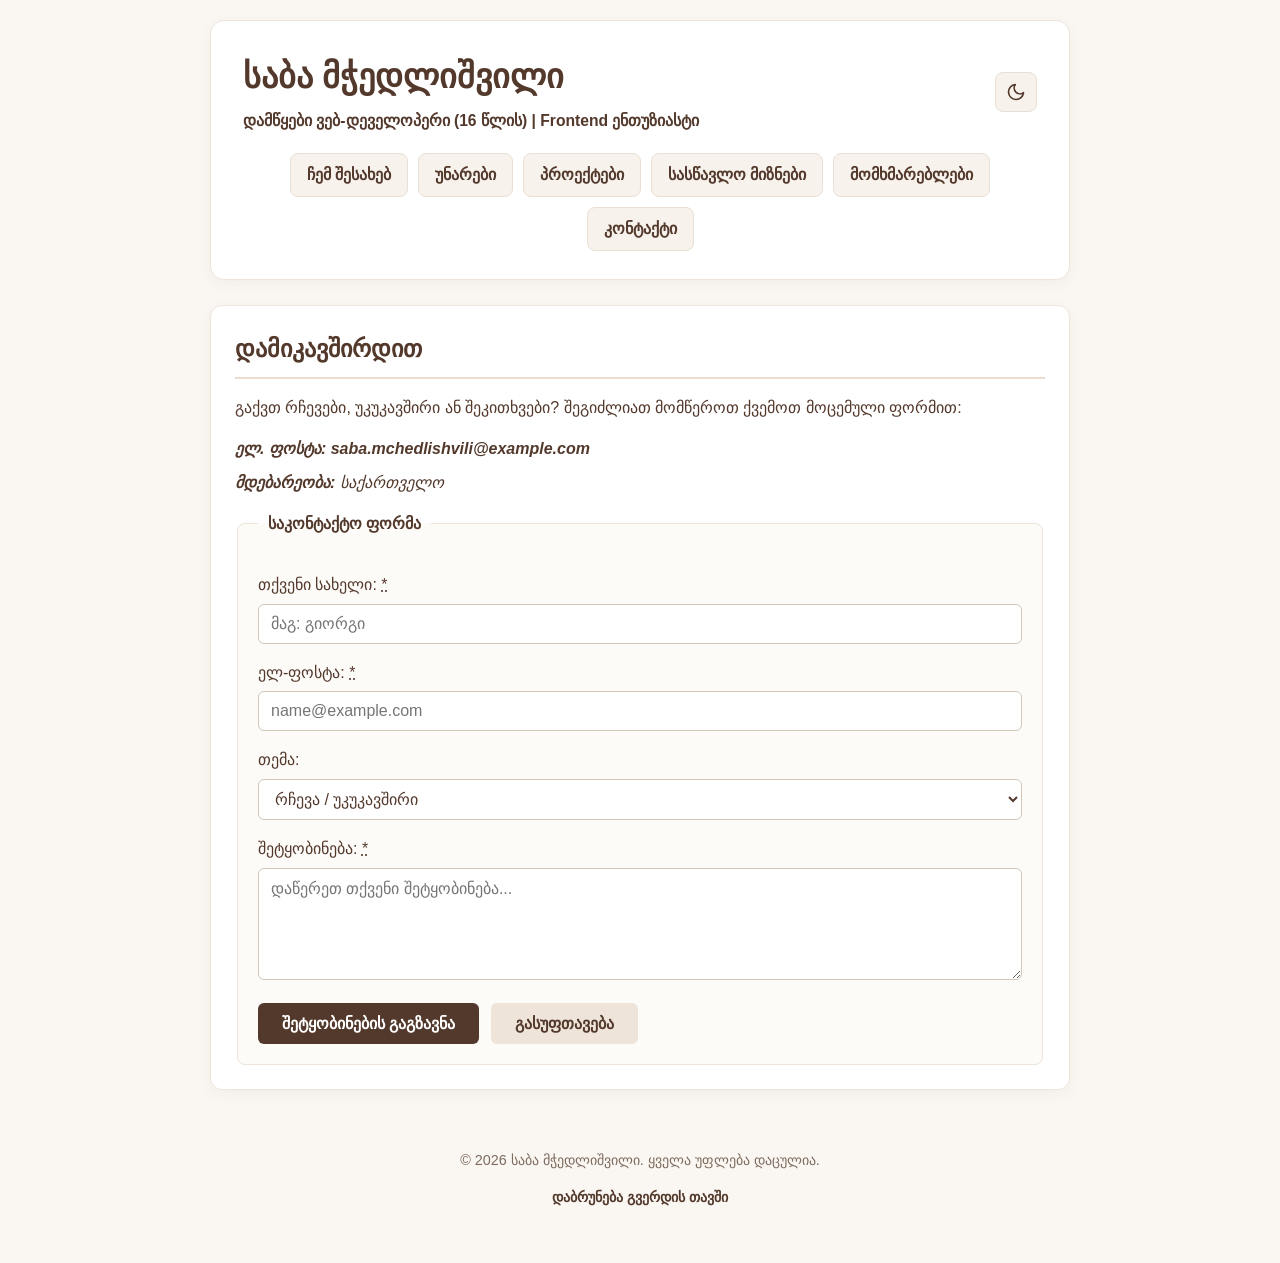
<file: contact.html>
<!DOCTYPE html>
<html lang="ka">

<head>
    <meta charset="UTF-8">
    <meta name="viewport" content="width=device-width, initial-scale=1.0">
    <meta name="description" content="დაუკავშირდით საბა მჭედლიშვილს - საკონტაქტო ფორმა">
    <title>კონტაქტი | საბა მჭედლიშვილი</title>
    <!-- დაკავშირებული CSS სტილები და JavaScript ფაილი -->
    <link rel="stylesheet" href="style.css">
    <script src="script.js" defer></script>
</head>

<body>

    <!-- საიტის მთავარი ჰედერი და ნავიგაცია -->
    <header id="header">
        <div class="header-top">
            <div class="header-titles">
                <h1><a href="index.html" class="brand-link">საბა მჭედლიშვილი</a></h1>
                <p class="subtitle"><strong>დამწყები ვებ-დეველოპერი (16 წლის) | Frontend ენთუზიასტი</strong></p>
            </div>

            <!-- ჰედერის მართვის ღილაკები: თემის გადამრთველი და ბურგერ მენიუ -->
            <div class="header-controls">
                <!-- Light / Dark თემის გადასართველი ღილაკი -->
                <button id="theme-toggle" class="theme-toggle-btn" type="button"
                    aria-label="თემის შეცვლა (Light / Dark)" title="თემის შეცვლა">
                    <span class="theme-icon sun-icon" aria-hidden="true">
                        <svg width="20" height="20" viewBox="0 0 24 24" fill="none" stroke="currentColor"
                            stroke-width="2" stroke-linecap="round" stroke-linejoin="round">
                            <circle cx="12" cy="12" r="5"></circle>
                            <line x1="12" y1="1" x2="12" y2="3"></line>
                            <line x1="12" y1="21" x2="12" y2="23"></line>
                            <line x1="4.22" y1="4.22" x2="5.64" y2="5.64"></line>
                            <line x1="18.36" y1="18.36" x2="19.78" y2="19.78"></line>
                            <line x1="1" y1="12" x2="3" y2="12"></line>
                            <line x1="21" y1="12" x2="23" y2="12"></line>
                            <line x1="4.22" y1="19.78" x2="5.64" y2="18.36"></line>
                            <line x1="18.36" y1="5.64" x2="19.78" y2="4.22"></line>
                        </svg>
                    </span>
                    <span class="theme-icon moon-icon" aria-hidden="true">
                        <svg width="20" height="20" viewBox="0 0 24 24" fill="none" stroke="currentColor"
                            stroke-width="2" stroke-linecap="round" stroke-linejoin="round">
                            <path d="M21 12.79A9 9 0 1 1 11.21 3 7 7 0 0 0 21 12.79z"></path>
                        </svg>
                    </span>
                </button>

                <!-- ბურგერ მენიუს ღილაკი (მობილურის რეზოლუციაზე) -->
                <button class="burger-btn" id="burger-btn" type="button" aria-label="ნავიგაციის მენიუს გახსნა"
                    aria-expanded="false" aria-controls="main-nav">
                    <span class="burger-line"></span>
                    <span class="burger-line"></span>
                    <span class="burger-line"></span>
                </button>
            </div>
        </div>

        <!-- მთავარი ნავიგაცია -->
        <nav id="main-nav" aria-label="მთავარი ნავიგაცია">
            <ul>
                <li><a href="index.html">ჩემ შესახებ</a></li>
                <li><a href="skills.html">უნარები</a></li>
                <li><a href="projects.html">პროექტები</a></li>
                <li><a href="goals.html">სასწავლო მიზნები</a></li>
                <li><a href="users.html">მომხმარებლები</a></li>
                <li><a href="contact.html" class="active" aria-current="page">კონტაქტი</a></li>
            </ul>
        </nav>
    </header>

    <!-- ძირითადი შიგთავსი: კონტაქტი -->
    <main>
        <section id="contact">
            <h2>დამიკავშირდით</h2>
            <p>გაქვთ რჩევები, უკუკავშირი ან შეკითხვები? შეგიძლიათ მომწეროთ ქვემოთ მოცემული ფორმით:</p>

            <address>
                <ul class="contact-info">
                    <li><strong>ელ. ფოსტა:</strong> <a
                            href="mailto:saba.mchedlishvili@example.com">saba.mchedlishvili@example.com</a></li>
                    <li><strong>მდებარეობა:</strong> საქართველო</li>
                </ul>
            </address>

            <form action="#" method="post">
                <fieldset>
                    <legend><strong>საკონტაქტო ფორმა</strong></legend>

                    <p>
                        <label for="full-name">თქვენი სახელი: <abbr title="სავალდებულო">*</abbr></label><br>
                        <input type="text" id="full-name" name="name" placeholder="მაგ: გიორგი" required>
                    </p>

                    <p>
                        <label for="email">ელ-ფოსტა: <abbr title="სავალდებულო">*</abbr></label><br>
                        <input type="email" id="email" name="email" placeholder="name@example.com" required>
                    </p>

                    <p>
                        <label for="topic">თემა:</label><br>
                        <select id="topic" name="topic">
                            <option value="feedback">რჩევა / უკუკავშირი</option>
                            <option value="question">შეკითხვა</option>
                            <option value="other">სხვა</option>
                        </select>
                    </p>

                    <p>
                        <label for="message">შეტყობინება: <abbr title="სავალდებულო">*</abbr></label><br>
                        <textarea id="message" name="message" rows="5" cols="40"
                            placeholder="დაწერეთ თქვენი შეტყობინება..." required></textarea>
                    </p>

                    <div class="form-actions">
                        <button type="submit">შეტყობინების გაგზავნა</button>
                        <button type="reset">გასუფთავება</button>
                    </div>
                </fieldset>
            </form>
        </section>
    </main>

    <!-- საიტის ფუტერი -->
    <footer id="footer">
        <p>&copy; 2026 საბა მჭედლიშვილი. ყველა უფლება დაცულია.</p>
        <p><a href="#header">დაბრუნება გვერდის თავში</a></p>
    </footer>

</body>

</html>
</file>
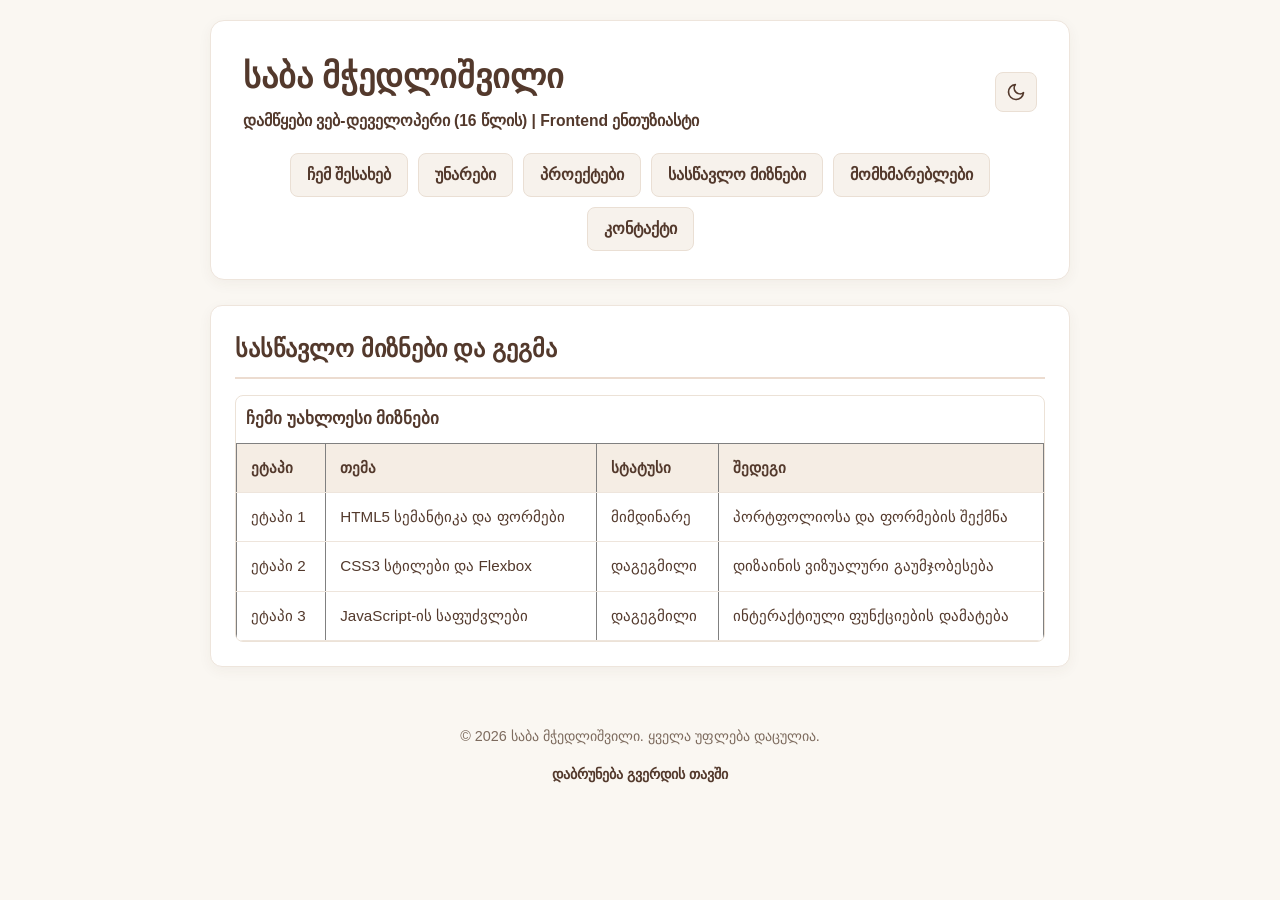
<file: goals.html>
<!DOCTYPE html>
<html lang="ka">

<head>
    <meta charset="UTF-8">
    <meta name="viewport" content="width=device-width, initial-scale=1.0">
    <meta name="description" content="საბა მჭედლიშვილის სასწავლო მიზნები და გეგმა">
    <title>სასწავლო მიზნები | საბა მჭედლიშვილი</title>
    <!-- დაკავშირებული CSS სტილები და JavaScript ფაილი -->
    <link rel="stylesheet" href="style.css">
    <script src="script.js" defer></script>
</head>

<body>

    <!-- საიტის მთავარი ჰედერი და ნავიგაცია -->
    <header id="header">
        <div class="header-top">
            <div class="header-titles">
                <h1><a href="index.html" class="brand-link">საბა მჭედლიშვილი</a></h1>
                <p class="subtitle"><strong>დამწყები ვებ-დეველოპერი (16 წლის) | Frontend ენთუზიასტი</strong></p>
            </div>

            <!-- ჰედერის მართვის ღილაკები: თემის გადამრთველი და ბურგერ მენიუ -->
            <div class="header-controls">
                <!-- Light / Dark თემის გადასართველი ღილაკი -->
                <button id="theme-toggle" class="theme-toggle-btn" type="button"
                    aria-label="თემის შეცვლა (Light / Dark)" title="თემის შეცვლა">
                    <span class="theme-icon sun-icon" aria-hidden="true">
                        <svg width="20" height="20" viewBox="0 0 24 24" fill="none" stroke="currentColor"
                            stroke-width="2" stroke-linecap="round" stroke-linejoin="round">
                            <circle cx="12" cy="12" r="5"></circle>
                            <line x1="12" y1="1" x2="12" y2="3"></line>
                            <line x1="12" y1="21" x2="12" y2="23"></line>
                            <line x1="4.22" y1="4.22" x2="5.64" y2="5.64"></line>
                            <line x1="18.36" y1="18.36" x2="19.78" y2="19.78"></line>
                            <line x1="1" y1="12" x2="3" y2="12"></line>
                            <line x1="21" y1="12" x2="23" y2="12"></line>
                            <line x1="4.22" y1="19.78" x2="5.64" y2="18.36"></line>
                            <line x1="18.36" y1="5.64" x2="19.78" y2="4.22"></line>
                        </svg>
                    </span>
                    <span class="theme-icon moon-icon" aria-hidden="true">
                        <svg width="20" height="20" viewBox="0 0 24 24" fill="none" stroke="currentColor"
                            stroke-width="2" stroke-linecap="round" stroke-linejoin="round">
                            <path d="M21 12.79A9 9 0 1 1 11.21 3 7 7 0 0 0 21 12.79z"></path>
                        </svg>
                    </span>
                </button>

                <!-- ბურგერ მენიუს ღილაკი (მობილურის რეზოლუციაზე) -->
                <button class="burger-btn" id="burger-btn" type="button" aria-label="ნავიგაციის მენიუს გახსნა"
                    aria-expanded="false" aria-controls="main-nav">
                    <span class="burger-line"></span>
                    <span class="burger-line"></span>
                    <span class="burger-line"></span>
                </button>
            </div>
        </div>

        <!-- მთავარი ნავიგაცია -->
        <nav id="main-nav" aria-label="მთავარი ნავიგაცია">
            <ul>
                <li><a href="index.html">ჩემ შესახებ</a></li>
                <li><a href="skills.html">უნარები</a></li>
                <li><a href="projects.html">პროექტები</a></li>
                <li><a href="goals.html" class="active" aria-current="page">სასწავლო მიზნები</a></li>
                <li><a href="users.html">მომხმარებლები</a></li>
                <li><a href="contact.html">კონტაქტი</a></li>
            </ul>
        </nav>
    </header>

    <!-- ძირითადი შიგთავსი: სასწავლო მიზნები -->
    <main>
        <section id="goals">
            <h2>სასწავლო მიზნები და გეგმა</h2>

            <div class="table-container">
                <table border="1" cellpadding="8" cellspacing="0">
                    <caption><strong>ჩემი უახლოესი მიზნები</strong></caption>
                    <thead>
                        <tr>
                            <th scope="col">ეტაპი</th>
                            <th scope="col">თემა</th>
                            <th scope="col">სტატუსი</th>
                            <th scope="col">შედეგი</th>
                        </tr>
                    </thead>
                    <tbody>
                        <tr>
                            <td>ეტაპი 1</td>
                            <td>HTML5 სემანტიკა და ფორმები</td>
                            <td>მიმდინარე</td>
                            <td>პორტფოლიოსა და ფორმების შექმნა</td>
                        </tr>
                        <tr>
                            <td>ეტაპი 2</td>
                            <td>CSS3 სტილები და Flexbox</td>
                            <td>დაგეგმილი</td>
                            <td>დიზაინის ვიზუალური გაუმჯობესება</td>
                        </tr>
                        <tr>
                            <td>ეტაპი 3</td>
                            <td>JavaScript-ის საფუძვლები</td>
                            <td>დაგეგმილი</td>
                            <td>ინტერაქტიული ფუნქციების დამატება</td>
                        </tr>
                    </tbody>
                </table>
            </div>
        </section>
    </main>

    <!-- საიტის ფუტერი -->
    <footer id="footer">
        <p>&copy; 2026 საბა მჭედლიშვილი. ყველა უფლება დაცულია.</p>
        <p><a href="#header">დაბრუნება გვერდის თავში</a></p>
    </footer>

</body>

</html>
</file>
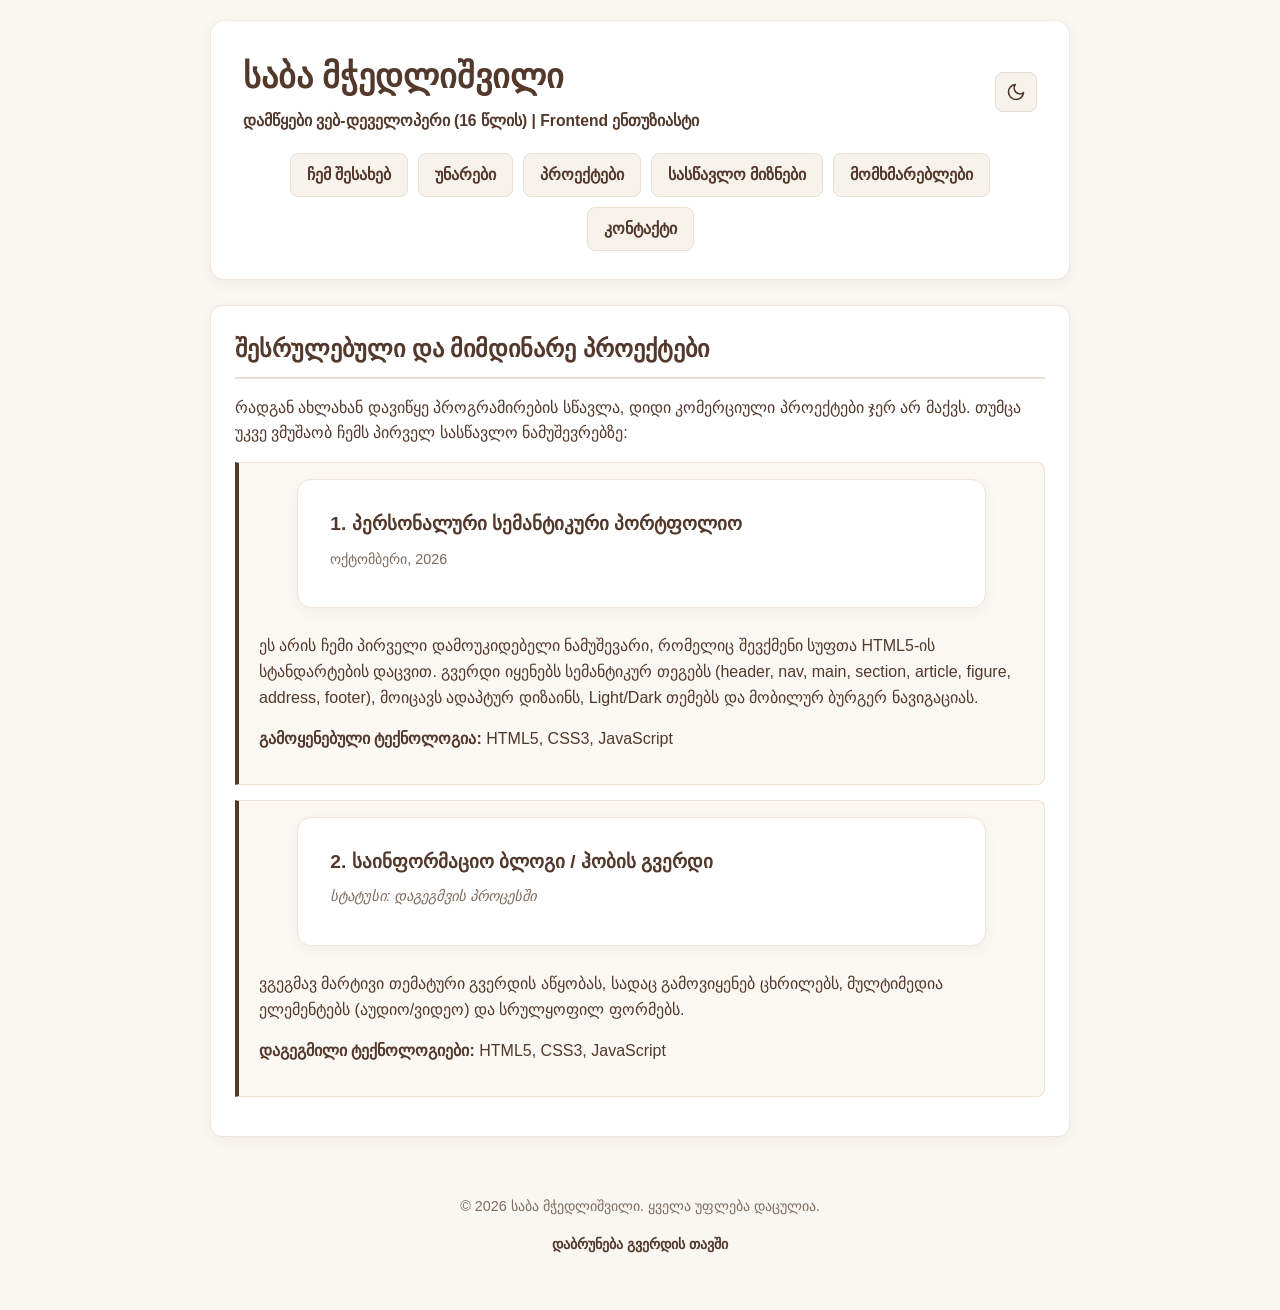
<file: projects.html>
<!DOCTYPE html>
<html lang="ka">

<head>
    <meta charset="UTF-8">
    <meta name="viewport" content="width=device-width, initial-scale=1.0">
    <meta name="description" content="საბა მჭედლიშვილის შესრულებული და მიმდინარე პროექტები">
    <title>პროექტები | საბა მჭედლიშვილი</title>
    <!-- დაკავშირებული CSS სტილები და JavaScript ფაილი -->
    <link rel="stylesheet" href="style.css">
    <script src="script.js" defer></script>
</head>

<body>

    <!-- საიტის მთავარი ჰედერი და ნავიგაცია -->
    <header id="header">
        <div class="header-top">
            <div class="header-titles">
                <h1><a href="index.html" class="brand-link">საბა მჭედლიშვილი</a></h1>
                <p class="subtitle"><strong>დამწყები ვებ-დეველოპერი (16 წლის) | Frontend ენთუზიასტი</strong></p>
            </div>

            <!-- ჰედერის მართვის ღილაკები: თემის გადამრთველი და ბურგერ მენიუ -->
            <div class="header-controls">
                <!-- Light / Dark თემის გადასართველი ღილაკი -->
                <button id="theme-toggle" class="theme-toggle-btn" type="button"
                    aria-label="თემის შეცვლა (Light / Dark)" title="თემის შეცვლა">
                    <span class="theme-icon sun-icon" aria-hidden="true">
                        <svg width="20" height="20" viewBox="0 0 24 24" fill="none" stroke="currentColor"
                            stroke-width="2" stroke-linecap="round" stroke-linejoin="round">
                            <circle cx="12" cy="12" r="5"></circle>
                            <line x1="12" y1="1" x2="12" y2="3"></line>
                            <line x1="12" y1="21" x2="12" y2="23"></line>
                            <line x1="4.22" y1="4.22" x2="5.64" y2="5.64"></line>
                            <line x1="18.36" y1="18.36" x2="19.78" y2="19.78"></line>
                            <line x1="1" y1="12" x2="3" y2="12"></line>
                            <line x1="21" y1="12" x2="23" y2="12"></line>
                            <line x1="4.22" y1="19.78" x2="5.64" y2="18.36"></line>
                            <line x1="18.36" y1="5.64" x2="19.78" y2="4.22"></line>
                        </svg>
                    </span>
                    <span class="theme-icon moon-icon" aria-hidden="true">
                        <svg width="20" height="20" viewBox="0 0 24 24" fill="none" stroke="currentColor"
                            stroke-width="2" stroke-linecap="round" stroke-linejoin="round">
                            <path d="M21 12.79A9 9 0 1 1 11.21 3 7 7 0 0 0 21 12.79z"></path>
                        </svg>
                    </span>
                </button>

                <!-- ბურგერ მენიუს ღილაკი (მობილურის რეზოლუციაზე) -->
                <button class="burger-btn" id="burger-btn" type="button" aria-label="ნავიგაციის მენიუს გახსნა"
                    aria-expanded="false" aria-controls="main-nav">
                    <span class="burger-line"></span>
                    <span class="burger-line"></span>
                    <span class="burger-line"></span>
                </button>
            </div>
        </div>

        <!-- მთავარი ნავიგაცია -->
        <nav id="main-nav" aria-label="მთავარი ნავიგაცია">
            <ul>
                <li><a href="index.html">ჩემ შესახებ</a></li>
                <li><a href="skills.html">უნარები</a></li>
                <li><a href="projects.html" class="active" aria-current="page">პროექტები</a></li>
                <li><a href="goals.html">სასწავლო მიზნები</a></li>
                <li><a href="users.html">მომხმარებლები</a></li>
                <li><a href="contact.html">კონტაქტი</a></li>
            </ul>
        </nav>
    </header>

    <!-- ძირითადი შიგთავსი: პროექტები -->
    <main>
        <section id="projects">
            <h2>შესრულებული და მიმდინარე პროექტები</h2>
            <p>
                რადგან ახლახან დავიწყე პროგრამირების სწავლა, დიდი კომერციული პროექტები ჯერ არ მაქვს.
                თუმცა უკვე ვმუშაობ ჩემს პირველ სასწავლო ნამუშევრებზე:
            </p>

            <!-- პროექტი 1: ეს პორტფოლიო -->
            <article id="project-1">
                <header>
                    <h3>1. პერსონალური სემანტიკური პორტფოლიო</h3>
                    <p><time datetime="2026-10">ოქტომბერი, 2026</time></p>
                </header>
                <p>
                    ეს არის ჩემი პირველი დამოუკიდებელი ნამუშევარი, რომელიც შევქმენი სუფთა HTML5-ის სტანდარტების დაცვით.
                    გვერდი იყენებს სემანტიკურ თეგებს (header, nav, main, section, article, figure, address, footer),
                    მოიცავს ადაპტურ დიზაინს, Light/Dark თემებს და მობილურ ბურგერ ნავიგაციას.
                </p>
                <p><strong>გამოყენებული ტექნოლოგია:</strong> HTML5, CSS3, JavaScript</p>
            </article>

            <!-- პროექტი 2: სამომავლო პროექტი -->
            <article id="project-2">
                <header>
                    <h3>2. საინფორმაციო ბლოგი / ჰობის გვერდი</h3>
                    <p><em>სტატუსი: დაგეგმვის პროცესში</em></p>
                </header>
                <p>
                    ვგეგმავ მარტივი თემატური გვერდის აწყობას, სადაც გამოვიყენებ ცხრილებს, მულტიმედია ელემენტებს
                    (აუდიო/ვიდეო) და სრულყოფილ ფორმებს.
                </p>
                <p><strong>დაგეგმილი ტექნოლოგიები:</strong> HTML5, CSS3, JavaScript</p>
            </article>
        </section>
    </main>
    <!-- საიტის ფუტერი -->
    <footer id="footer">
        <p>&copy; 2026 საბა მჭედლიშვილი. ყველა უფლება დაცულია.</p>
        <p><a href="#header">დაბრუნება გვერდის თავში</a></p>
    </footer>

</body>

</html>
</file>
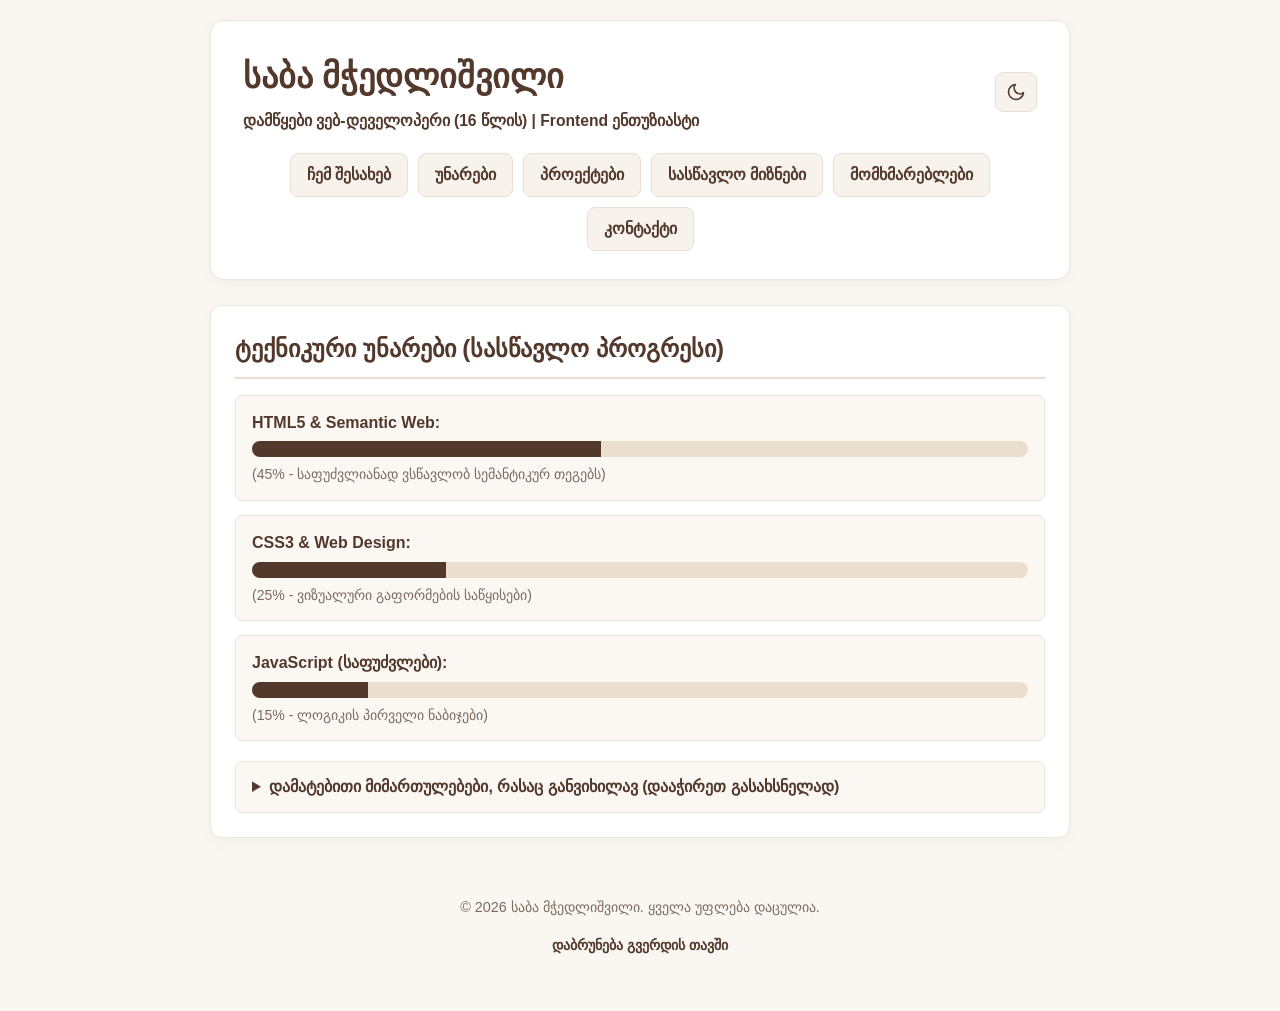
<file: skills.html>
<!DOCTYPE html>
<html lang="ka">

<head>
    <meta charset="UTF-8">
    <meta name="viewport" content="width=device-width, initial-scale=1.0">
    <meta name="description" content="საბა მჭედლიშვილის ტექნიკური უნარები - Frontend დეველოპმენტი">
    <title>უნარები | საბა მჭედლიშვილი</title>
    <!-- დაკავშირებული CSS სტილები და JavaScript ფაილი -->
    <link rel="stylesheet" href="style.css">
    <script src="script.js" defer></script>
</head>

<body>

    <!-- საიტის მთავარი ჰედერი და ნავიგაცია -->
    <header id="header">
        <div class="header-top">
            <div class="header-titles">
                <h1><a href="index.html" class="brand-link">საბა მჭედლიშვილი</a></h1>
                <p class="subtitle"><strong>დამწყები ვებ-დეველოპერი (16 წლის) | Frontend ენთუზიასტი</strong></p>
            </div>

            <!-- ჰედერის მართვის ღილაკები: თემის გადამრთველი და ბურგერ მენიუ -->
            <div class="header-controls">
                <!-- Light / Dark თემის გადასართველი ღილაკი -->
                <button id="theme-toggle" class="theme-toggle-btn" type="button"
                    aria-label="თემის შეცვლა (Light / Dark)" title="თემის შეცვლა">
                    <span class="theme-icon sun-icon" aria-hidden="true">
                        <svg width="20" height="20" viewBox="0 0 24 24" fill="none" stroke="currentColor"
                            stroke-width="2" stroke-linecap="round" stroke-linejoin="round">
                            <circle cx="12" cy="12" r="5"></circle>
                            <line x1="12" y1="1" x2="12" y2="3"></line>
                            <line x1="12" y1="21" x2="12" y2="23"></line>
                            <line x1="4.22" y1="4.22" x2="5.64" y2="5.64"></line>
                            <line x1="18.36" y1="18.36" x2="19.78" y2="19.78"></line>
                            <line x1="1" y1="12" x2="3" y2="12"></line>
                            <line x1="21" y1="12" x2="23" y2="12"></line>
                            <line x1="4.22" y1="19.78" x2="5.64" y2="18.36"></line>
                            <line x1="18.36" y1="5.64" x2="19.78" y2="4.22"></line>
                        </svg>
                    </span>
                    <span class="theme-icon moon-icon" aria-hidden="true">
                        <svg width="20" height="20" viewBox="0 0 24 24" fill="none" stroke="currentColor"
                            stroke-width="2" stroke-linecap="round" stroke-linejoin="round">
                            <path d="M21 12.79A9 9 0 1 1 11.21 3 7 7 0 0 0 21 12.79z"></path>
                        </svg>
                    </span>
                </button>

                <!-- ბურგერ მენიუს ღილაკი (მობილურის რეზოლუციაზე) -->
                <button class="burger-btn" id="burger-btn" type="button" aria-label="ნავიგაციის მენიუს გახსნა"
                    aria-expanded="false" aria-controls="main-nav">
                    <span class="burger-line"></span>
                    <span class="burger-line"></span>
                    <span class="burger-line"></span>
                </button>
            </div>
        </div>

        <!-- მთავარი ნავიგაცია -->
        <nav id="main-nav" aria-label="მთავარი ნავიგაცია">
            <ul>
                <li><a href="index.html">ჩემ შესახებ</a></li>
                <li><a href="skills.html" class="active" aria-current="page">უნარები</a></li>
                <li><a href="projects.html">პროექტები</a></li>
                <li><a href="goals.html">სასწავლო მიზნები</a></li>
                <li><a href="users.html">მომხმარებლები</a></li>
                <li><a href="contact.html">კონტაქტი</a></li>
            </ul>
        </nav>
    </header>

    <!-- ძირითადი შიგთავსი: უნარები -->
    <main>
        <section id="skills">
            <h2>ტექნიკური უნარები (სასწავლო პროგრესი)</h2>
            <ul class="skills-list">
                <li>
                    <span class="skill-title"><strong>HTML5 &amp; Semantic Web:</strong></span>
                    <progress value="45" max="100">45%</progress>
                    <span class="skill-desc">(45% - საფუძვლიანად ვსწავლობ სემანტიკურ თეგებს)</span>
                </li>
                <li>
                    <span class="skill-title"><strong>CSS3 &amp; Web Design:</strong></span>
                    <progress value="25" max="100">25%</progress>
                    <span class="skill-desc">(25% - ვიზუალური გაფორმების საწყისები)</span>
                </li>
                <li>
                    <span class="skill-title"><strong>JavaScript (საფუძვლები):</strong></span>
                    <progress value="15" max="100">15%</progress>
                    <span class="skill-desc">(15% - ლოგიკის პირველი ნაბიჯები)</span>
                </li>
            </ul>

            <details>
                <summary>დამატებითი მიმართულებები, რასაც განვიხილავ (დააჭირეთ გასახსნელად)</summary>
                <ul>
                    <li>Responsive Web Design (ადაპტური დიზაინი)</li>
                    <li>Web Accessibility (სემანტიკური ხელმისაწვდომობა)</li>
                    <li>Git &amp; GitHub (კოდის შენახვა და გაზიარება)</li>
                </ul>
            </details>
        </section>
    </main>

    <!-- საიტის ფუტერი -->
    <footer id="footer">
        <p>&copy; 2026 საბა მჭედლიშვილი. ყველა უფლება დაცულია.</p>
        <p><a href="#header">დაბრუნება გვერდის თავში</a></p>
    </footer>

</body>

</html>
</file>
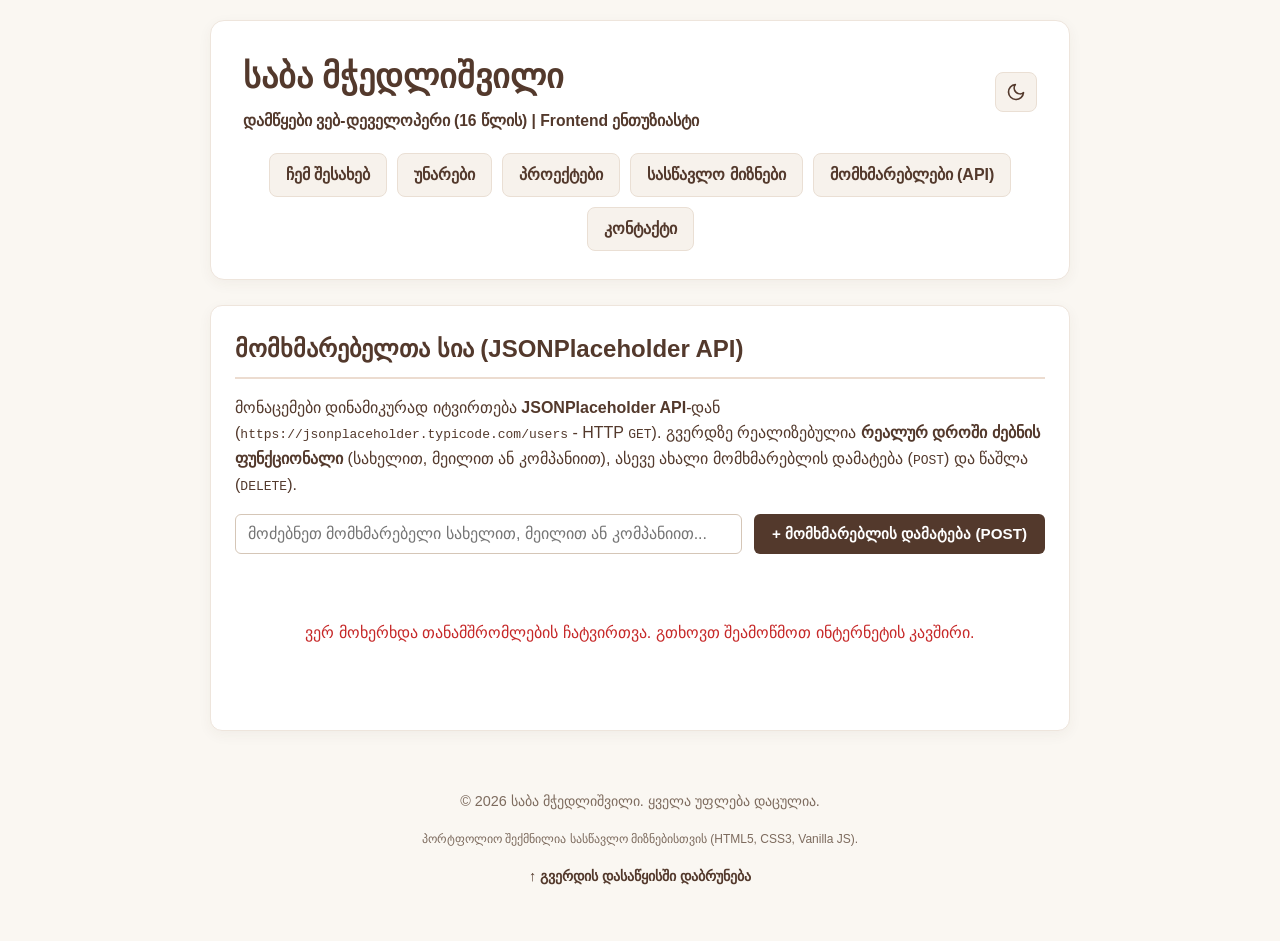
<file: users.html>
<!DOCTYPE html>
<html lang="ka">

<head>
    <meta charset="UTF-8">
    <meta name="viewport" content="width=device-width, initial-scale=1.0">
    <meta name="description" content="ჩვენი გუნდი და მომხმარებლების სია - საბა მჭედლიშვილის პორტფოლიო">
    <title>გუნდი / მომხმარებლები | საბა მჭედლიშვილი</title>
    <!-- დაკავშირებული CSS სტილები და JavaScript ფაილი -->
    <link rel="stylesheet" href="style.css">
    <script src="script.js" defer></script>
</head>

<body>

    <!-- საიტის მთავარი ჰედერი და ნავიგაცია -->
    <header id="header">
        <div class="header-top">
            <div class="header-titles">
                <h1><a href="index.html" class="brand-link">საბა მჭედლიშვილი</a></h1>
                <p class="subtitle"><strong>დამწყები ვებ-დეველოპერი (16 წლის) | Frontend ენთუზიასტი</strong></p>
            </div>

            <!-- ჰედერის მართვის ღილაკები: თემის გადამრთველი და ბურგერ მენიუ -->
            <div class="header-controls">
                <!-- Light / Dark თემის გადასართველი ღილაკი -->
                <button id="theme-toggle" class="theme-toggle-btn" type="button"
                    aria-label="თემის შეცვლა (Light / Dark)" title="თემის შეცვლა">
                    <span class="theme-icon sun-icon" aria-hidden="true">
                        <svg width="20" height="20" viewBox="0 0 24 24" fill="none" stroke="currentColor"
                            stroke-width="2" stroke-linecap="round" stroke-linejoin="round">
                            <circle cx="12" cy="12" r="5"></circle>
                            <line x1="12" y1="1" x2="12" y2="3"></line>
                            <line x1="12" y1="21" x2="12" y2="23"></line>
                            <line x1="4.22" y1="4.22" x2="5.64" y2="5.64"></line>
                            <line x1="18.36" y1="18.36" x2="19.78" y2="19.78"></line>
                            <line x1="1" y1="12" x2="3" y2="12"></line>
                            <line x1="21" y1="12" x2="23" y2="12"></line>
                            <line x1="4.22" y1="19.78" x2="5.64" y2="18.36"></line>
                            <line x1="18.36" y1="5.64" x2="19.78" y2="4.22"></line>
                        </svg>
                    </span>
                    <span class="theme-icon moon-icon" aria-hidden="true">
                        <svg width="20" height="20" viewBox="0 0 24 24" fill="none" stroke="currentColor"
                            stroke-width="2" stroke-linecap="round" stroke-linejoin="round">
                            <path d="M21 12.79A9 9 0 1 1 11.21 3 7 7 0 0 0 21 12.79z"></path>
                        </svg>
                    </span>
                </button>

                <!-- ბურგერ მენიუს ღილაკი (მობილურის რეზოლუციაზე) -->
                <button class="burger-btn" id="burger-btn" type="button" aria-label="ნავიგაციის მენიუს გახსნა"
                    aria-expanded="false" aria-controls="main-nav">
                    <span class="burger-line"></span>
                    <span class="burger-line"></span>
                    <span class="burger-line"></span>
                </button>
            </div>
        </div>

        <!-- მთავარი ნავიგაცია -->
        <nav id="main-nav" aria-label="მთავარი ნავიგაცია">
            <ul>
                <li><a href="index.html">ჩემ შესახებ</a></li>
                <li><a href="skills.html">უნარები</a></li>
                <li><a href="projects.html">პროექტები</a></li>
                <li><a href="goals.html">სასწავლო მიზნები</a></li>
                <li><a href="users.html" class="active" aria-current="page">მომხმარებლები (API)</a></li>
                <li><a href="contact.html">კონტაქტი</a></li>
            </ul>
        </nav>
    </header>

    <!-- ძირითადი შიგთავსი: მომხმარებლები / API რესურსი და ძებნა -->
    <main>
        <section id="employees">
            <h2>მომხმარებელთა სია (JSONPlaceholder API)</h2>
            <p>
                მონაცემები დინამიკურად იტვირთება <strong>JSONPlaceholder API</strong>-დან (<code>https://jsonplaceholder.typicode.com/users</code> - HTTP <code>GET</code>).
                გვერდზე რეალიზებულია <strong>რეალურ დროში ძებნის ფუნქციონალი</strong> (სახელით, მეილით ან კომპანიით), ასევე ახალი მომხმარებლის დამატება (<code>POST</code>) და წაშლა (<code>DELETE</code>).
            </p>

            <!-- საძიებო ველი და დამატების ღილაკი -->
            <div class="employees-controls">
                <input type="text" id="employee-search"
                    placeholder="მოძებნეთ მომხმარებელი სახელით, მეილით ან კომპანიით..." aria-label="მომხმარებლის ძებნა">
                <button type="button" id="btn-toggle-add-form" class="btn-primary-action">+ მომხმარებლის დამატება (POST)</button>
            </div>

            <!-- ახალი მომხმარებლის დამატების ფორმა (HTTP POST) -->
            <form id="add-employee-form" class="add-employee-card" style="display: none;">
                <h3>ახალი მომხმარებლის დამატება (POST მეთოდი)</h3>
                <p><small>ფორმა აგზავნის <code>POST</code> მოთხოვნას JSONPlaceholder-ზე და ამატებს მომხმარებელს სიის თავში:</small></p>

                <div class="form-grid">
                    <p>
                        <label for="emp-name">სახელი და გვარი: *</label>
                        <input type="text" id="emp-name" placeholder="მაგ: გიორგი ბერიძე" required>
                    </p>
                    <p>
                        <label for="emp-email">ელ-ფოსტა: *</label>
                        <input type="email" id="emp-email" placeholder="giorgi@example.com" required>
                    </p>
                    <p>
                        <label for="emp-company">კომპანია / პოზიცია:</label>
                        <input type="text" id="emp-company" placeholder="მაგ: Romaguera">
                    </p>
                    <p>
                        <label for="emp-city">ქალაქი:</label>
                        <input type="text" id="emp-city" placeholder="მაგ: თბილისი">
                    </p>
                </div>

                <div class="form-actions">
                    <button type="submit" id="emp-submit-btn">დამატება (გაგზავნე POST)</button>
                    <button type="button" id="btn-cancel-add" class="btn-cancel">გაუქმება</button>
                </div>
            </form>

            <!-- სტატუსის / შეტყობინების ველი -->
            <div id="employees-alert" class="employees-alert" style="display: none;" role="status"></div>

            <!-- ლოუდერი მონაცემების ჩატვირთვისას -->
            <div id="employees-loading" class="employees-loading">
                <div class="spinner"></div>
                <p>მომხმარებლების სია იტვირთება სერვერიდან...</p>
            </div>

            <!-- მომხმარებელთა ბარათების ბადე -->
            <div id="employees-grid" class="employees-grid"></div>
        </section>
    </main>

    <!-- საიტის ფუტერი -->
    <footer id="footer">
        <p>&copy; 2026 საბა მჭედლიშვილი. ყველა უფლება დაცულია.</p>
        <p><small>პორტფოლიო შექმნილია სასწავლო მიზნებისთვის (HTML5, CSS3, Vanilla JS).</small></p>
        <p><a href="#header">↑ გვერდის დასაწყისში დაბრუნება</a></p>
    </footer>

</body>

</html>
</file>
<file: style.css>
/* ==========================================================================
   საბა მჭედლიშვილის პორტფოლიო - CSS სტილები და რესფონსიული დიზაინი
   დიზაინი: Light / Dark თემების სრული მხარდაჭერა
   ყავისფერი (#53392c / #c4956d) და თეთრი/შავი პალიტრა
   ========================================================================== */

/* ==========================================================================
   0. CSS ცვლადები (Custom Properties) - Light და Dark თემები
   ========================================================================== */
:root {
    /* Light Theme (ნაგულისხმევი) */
    --bg-color: #faf7f2;
    --card-bg: #ffffff;
    --card-border: #eee5dc;
    --text-primary: #53392c;
    --text-secondary: #7d6b5e;
    --heading-color: #53392c;
    --accent-color: #53392c;
    --accent-hover: #3d281e;
    --btn-text: #ffffff;
    --btn-secondary-bg: #eee4d9;
    --btn-secondary-text: #53392c;
    --btn-secondary-hover: #dfd2c4;
    --nav-bg: #f7f2ec;
    --nav-border: #eadfd4;
    --nav-text: #53392c;
    --card-shadow: 0 4px 14px rgba(83, 57, 44, 0.05);
    --border-accent: #ecdcd0;
    --item-bg: #fbf8f4;
    --item-border: #ece2d7;
    --input-bg: #ffffff;
    --input-border: #d5c6b7;
    --input-focus-shadow: rgba(83, 57, 44, 0.15);
    --progress-bg: #eadecf;
    --progress-bar: #53392c;
    --table-th-bg: #f5ede4;
    --table-border: #eee5dc;
    --table-hover: #faf5ee;
    --blockquote-bg: #faf6f1;
    --fieldset-bg: #fdfbf8;
}

/* Dark Theme */
[data-theme="dark"], body.dark-theme {
    --bg-color: #171412;
    --card-bg: #231f1c;
    --card-border: #38312b;
    --text-primary: #f5eee8;
    --text-secondary: #b8a89a;
    --heading-color: #f5eee8;
    --accent-color: #c4956d;
    --accent-hover: #d9aa82;
    --btn-text: #171412;
    --btn-secondary-bg: #332c26;
    --btn-secondary-text: #f5eee8;
    --btn-secondary-hover: #423932;
    --nav-bg: #2c2621;
    --nav-border: #423a33;
    --nav-text: #f5eee8;
    --card-shadow: 0 4px 16px rgba(0, 0, 0, 0.45);
    --border-accent: #3d352d;
    --item-bg: #1c1815;
    --item-border: #38312b;
    --input-bg: #1a1614;
    --input-border: #4a4037;
    --input-focus-shadow: rgba(196, 149, 109, 0.25);
    --progress-bg: #362e27;
    --progress-bar: #c4956d;
    --table-th-bg: #2c2520;
    --table-border: #3d352d;
    --table-hover: #29231e;
    --blockquote-bg: #1e1a17;
    --fieldset-bg: #1c1815;
}

/* 
  1. გლობალური პარამეტრები და Box-Sizing:
*/
*, *::before, *::after {
    box-sizing: border-box;
}

html {
    scroll-behavior: smooth;
}

/* 
  2. ძირითადი გვერდის პარამეტრები (Body):
*/
body {
    background-color: var(--bg-color);
    color: var(--text-primary);
    font-family: 'Segoe UI', Tahoma, Geneva, Verdana, sans-serif;
    line-height: 1.6;
    margin: 0;
    padding: 20px 0;
    overflow-x: hidden;
    transition: background-color 0.3s ease, color 0.3s ease;
}

/* 
  3. კონტეინერები (Header, Main, Footer):
*/
header, main, footer {
    width: 90%;
    max-width: 860px;
    margin: 0 auto;
}

/* 
  4. ჰედერი (Header):
*/
header {
    background-color: var(--card-bg);
    padding: 1.8rem 2rem;
    border-radius: 14px;
    border: 1px solid var(--card-border);
    box-shadow: var(--card-shadow);
    margin-bottom: 25px;
    position: relative;
    transition: background-color 0.3s ease, border-color 0.3s ease, box-shadow 0.3s ease;
}

.header-top {
    display: flex;
    justify-content: space-between;
    align-items: center;
    gap: 16px;
    text-align: left;
}

.header-titles {
    flex: 1;
    min-width: 0;
}

/* სათაურების სტილები */
h1 {
    color: var(--heading-color);
    font-size: 2.1rem;
    margin-top: 0;
    margin-bottom: 0.3rem;
    transition: color 0.3s ease;
}

.brand-link {
    color: inherit;
    text-decoration: none;
    transition: opacity 0.2s;
}

.brand-link:hover {
    opacity: 0.85;
}

.subtitle {
    color: var(--text-secondary);
    margin: 0;
    font-size: 0.98rem;
    transition: color 0.3s ease;
}

.subtitle strong {
    color: var(--accent-color);
    transition: color 0.3s ease;
}

h2 {
    color: var(--heading-color);
    font-size: 1.5rem;
    border-bottom: 2px solid var(--border-accent);
    padding-bottom: 8px;
    margin-top: 0;
    margin-bottom: 1rem;
    transition: color 0.3s ease, border-color 0.3s ease;
}

h3 {
    color: var(--heading-color);
    font-size: 1.2rem;
    margin-top: 0;
    margin-bottom: 0.5rem;
    transition: color 0.3s ease;
}

hr {
    display: none;
}

/* 
  5. ჰედერის მართვის ღილაკები (Theme Toggle და Burger Menu):
*/
.header-controls {
    display: flex;
    align-items: center;
    gap: 10px;
    flex-shrink: 0;
}

/* Theme Toggle Button */
.theme-toggle-btn {
    display: inline-flex;
    align-items: center;
    justify-content: center;
    width: 42px;
    height: 40px;
    background-color: var(--nav-bg);
    border: 1px solid var(--nav-border);
    border-radius: 8px;
    color: var(--text-primary);
    cursor: pointer;
    transition: background-color 0.25s ease, border-color 0.25s ease, transform 0.15s ease, color 0.25s ease;
    padding: 0;
    flex-shrink: 0;
}

.theme-toggle-btn:hover {
    background-color: var(--btn-secondary-hover);
    transform: scale(1.05);
}

.theme-toggle-btn:active {
    transform: scale(0.95);
}

.theme-toggle-btn:focus-visible {
    outline: 2px solid var(--accent-color);
    outline-offset: 2px;
}

.theme-icon {
    display: inline-flex;
    align-items: center;
    justify-content: center;
    transition: transform 0.3s ease;
}

/* Light რეჟიმში ჩანს მთვარე */
.sun-icon {
    display: none;
}
.moon-icon {
    display: inline-flex;
}

/* Dark რეჟიმში ჩანს მზე */
[data-theme="dark"] .sun-icon,
body.dark-theme .sun-icon {
    display: inline-flex;
    color: #f5c542;
}

[data-theme="dark"] .moon-icon,
body.dark-theme .moon-icon {
    display: none;
}

/* 
  6. ბურგერ მენიუს ღილაკი:
*/
.burger-btn {
    display: none;
    flex-direction: column;
    justify-content: space-between;
    width: 44px;
    height: 40px;
    padding: 9px 8px;
    background-color: var(--nav-bg);
    border: 1px solid var(--nav-border);
    border-radius: 8px;
    cursor: pointer;
    flex-shrink: 0;
    transition: background-color 0.2s ease, border-color 0.2s ease;
    user-select: none;
}

.burger-btn:hover {
    background-color: var(--btn-secondary-hover);
}

.burger-btn:focus-visible {
    outline: 2px solid var(--accent-color);
    outline-offset: 2px;
}

.burger-line {
    display: block;
    width: 100%;
    height: 3px;
    background-color: var(--text-primary);
    border-radius: 3px;
    transition: transform 0.3s cubic-bezier(0.4, 0, 0.2, 1), 
                opacity 0.2s ease, 
                background-color 0.3s ease;
    transform-origin: center;
}

/* ბურგერ ხაზების ანიმაცია X-ად */
.burger-btn.is-active .burger-line:nth-child(1) {
    transform: translateY(8px) rotate(45deg);
    background-color: var(--accent-color);
}

.burger-btn.is-active .burger-line:nth-child(2) {
    opacity: 0;
    transform: scaleX(0);
}

.burger-btn.is-active .burger-line:nth-child(3) {
    transform: translateY(-8px) rotate(-45deg);
    background-color: var(--accent-color);
}

/* 
  7. ნავიგაცია (Navigation):
*/
nav {
    display: block;
}

nav ul {
    list-style: none;
    padding: 0;
    margin: 20px 0 0 0;
    display: flex;
    flex-wrap: wrap;
    justify-content: center;
    gap: 10px;
}

nav a {
    display: inline-block;
    color: var(--nav-text);
    text-decoration: none;
    background-color: var(--nav-bg);
    border: 1px solid var(--nav-border);
    padding: 8px 16px;
    border-radius: 8px;
    font-weight: 600;
    transition: all 0.2s ease;
    cursor: pointer;
}

nav a:hover, nav a:focus-visible {
    background-color: var(--accent-color);
    color: var(--btn-text);
    border-color: var(--accent-color);
    outline: none;
}

/* აქტიური ღილაკის სტილი */
nav a.active {
    background-color: var(--accent-color);
    color: var(--btn-text);
    border-color: var(--accent-color);
    box-shadow: 0 2px 6px rgba(0, 0, 0, 0.2);
}

/* 
  8. სექციები (Sections):
*/
section {
    background-color: var(--card-bg);
    padding: 24px;
    margin-bottom: 24px;
    border-radius: 12px;
    border: 1px solid var(--card-border);
    box-shadow: var(--card-shadow);
    scroll-margin-top: 20px;
    transition: background-color 0.3s ease, border-color 0.3s ease, box-shadow 0.3s ease;
}

figure {
    text-align: center;
    margin: 20px 0;
}

figure img {
    width: 180px;
    height: 180px;
    max-width: 100%;
    border-radius: 50%;
    border: 4px solid var(--card-border);
    object-fit: cover;
    box-shadow: 0 4px 12px rgba(0, 0, 0, 0.12);
    transition: border-color 0.3s ease;
}

figcaption {
    color: var(--text-secondary);
    font-size: 0.9rem;
    margin-top: 8px;
    transition: color 0.3s ease;
}

blockquote {
    background-color: var(--blockquote-bg);
    border-left: 4px solid var(--accent-color);
    margin: 15px 0;
    padding: 12px 20px;
    font-style: italic;
    color: var(--text-primary);
    border-radius: 0 8px 8px 0;
    transition: background-color 0.3s ease, color 0.3s ease, border-color 0.3s ease;
}

/* 
  9. უნარები (Skills):
*/
.skills-list {
    list-style: none;
    padding: 0;
    margin: 0 0 20px 0;
    display: flex;
    flex-direction: column;
    gap: 14px;
}

.skills-list li {
    background-color: var(--item-bg);
    border: 1px solid var(--item-border);
    border-radius: 8px;
    padding: 14px 16px;
    display: flex;
    flex-direction: column;
    gap: 6px;
    transition: background-color 0.3s ease, border-color 0.3s ease;
}

.skill-title {
    color: var(--heading-color);
    font-size: 1rem;
    transition: color 0.3s ease;
}

.skills-list progress {
    width: 100%;
    height: 16px;
    border-radius: 8px;
    overflow: hidden;
    border: none;
    background-color: var(--progress-bg);
}

.skills-list progress::-webkit-progress-bar {
    background-color: var(--progress-bg);
}

.skills-list progress::-webkit-progress-value {
    background-color: var(--progress-bar);
}

.skills-list progress::-moz-progress-bar {
    background-color: var(--progress-bar);
}

.skill-desc {
    font-size: 0.88rem;
    color: var(--text-secondary);
    transition: color 0.3s ease;
}

details {
    background-color: var(--item-bg);
    border: 1px solid var(--item-border);
    border-radius: 8px;
    padding: 12px 16px;
    transition: background-color 0.3s ease, border-color 0.3s ease;
}

details summary {
    cursor: pointer;
    font-weight: 600;
    color: var(--accent-color);
    transition: color 0.3s ease;
}

details ul {
    margin: 10px 0 0 20px;
    padding: 0;
}

details li {
    margin-bottom: 6px;
    color: var(--text-primary);
}

/* პროექტების ბარათები (Article) */
article {
    background-color: var(--item-bg);
    border: 1px solid var(--item-border);
    border-left: 4px solid var(--accent-color);
    padding: 16px 20px;
    margin: 15px 0;
    border-radius: 0 8px 8px 0;
    transition: background-color 0.3s ease, border-color 0.3s ease;
}

article header p {
    margin: 0 0 8px 0;
    color: var(--text-secondary);
    font-size: 0.9rem;
    transition: color 0.3s ease;
}

/* 
  10. ცხრილი (Table):
*/
.table-container {
    width: 100%;
    overflow-x: auto;
    -webkit-overflow-scrolling: touch;
    margin-top: 15px;
    border-radius: 8px;
    border: 1px solid var(--item-border);
}

table {
    width: 100%;
    min-width: 500px;
    border-collapse: collapse;
    background-color: var(--card-bg);
    transition: background-color 0.3s ease;
}

caption {
    padding: 10px;
    font-size: 1.05rem;
    color: var(--heading-color);
    caption-side: top;
    text-align: left;
    transition: color 0.3s ease;
}

th, td {
    padding: 12px 14px;
    text-align: left;
    border-bottom: 1px solid var(--table-border);
    font-size: 0.95rem;
    transition: border-color 0.3s ease, color 0.3s ease;
}

th {
    background-color: var(--table-th-bg);
    color: var(--heading-color);
    font-weight: 600;
}

td {
    color: var(--text-primary);
}

tbody tr:hover {
    background-color: var(--table-hover);
}

/* 
  11. ფორმა და ღილაკები (Form & Inputs):
*/
.contact-info {
    list-style: none;
    padding: 0;
    margin: 15px 0;
}

.contact-info li {
    margin-bottom: 8px;
}

.contact-info a {
    color: var(--accent-color);
    text-decoration: none;
    word-break: break-all;
    font-weight: 600;
    transition: color 0.3s ease;
}

.contact-info a:hover {
    text-decoration: underline;
}

fieldset {
    border: 1px solid var(--card-border);
    border-radius: 8px;
    padding: 20px;
    background-color: var(--fieldset-bg);
    transition: background-color 0.3s ease, border-color 0.3s ease;
}

legend {
    color: var(--accent-color);
    font-weight: bold;
    padding: 0 10px;
    transition: color 0.3s ease;
}

input, select, textarea {
    width: 100%;
    box-sizing: border-box;
    padding: 10px 12px;
    margin-top: 6px;
    border: 1px solid var(--input-border);
    border-radius: 6px;
    background-color: var(--input-bg);
    color: var(--text-primary);
    font-size: 1rem;
    font-family: inherit;
    transition: border-color 0.2s, box-shadow 0.2s, background-color 0.3s ease, color 0.3s ease;
}

input:focus, select:focus, textarea:focus {
    outline: none;
    border-color: var(--accent-color);
    box-shadow: 0 0 0 3px var(--input-focus-shadow);
}

textarea {
    resize: vertical;
    min-height: 100px;
}

.form-actions {
    display: flex;
    gap: 12px;
    flex-wrap: wrap;
    margin-top: 15px;
}

button {
    background-color: var(--accent-color);
    color: var(--btn-text);
    border: none;
    padding: 11px 24px;
    border-radius: 6px;
    font-size: 1rem;
    font-weight: 600;
    cursor: pointer;
    transition: background-color 0.2s, transform 0.1s, color 0.2s;
}

button:hover {
    background-color: var(--accent-hover);
}

button:active {
    transform: scale(0.98);
}

button[type="reset"] {
    background-color: var(--btn-secondary-bg);
    color: var(--btn-secondary-text);
}

button[type="reset"]:hover {
    background-color: var(--btn-secondary-hover);
}

/* 12. ფუტერი (Footer) */
footer {
    text-align: center;
    padding: 20px;
    color: var(--text-secondary);
    font-size: 0.9rem;
    transition: color 0.3s ease;
}

footer a {
    color: var(--accent-color);
    text-decoration: none;
    font-weight: 600;
    transition: color 0.3s ease;
}

footer a:hover {
    text-decoration: underline;
}

/* ==========================================================================
   13. რესფონსიული დიზაინი (Responsive Design / Media Queries):
   ========================================================================== */

@media screen and (max-width: 768px) {
    body {
        padding: 12px 0;
    }

    header, main, footer {
        width: 94%;
    }

    header {
        padding: 1.25rem 1rem;
        margin-bottom: 18px;
    }

    .header-top {
        display: flex;
        justify-content: space-between;
        align-items: center;
        text-align: left;
        gap: 12px;
    }

    .header-titles {
        flex: 1;
        min-width: 0;
    }

    h1 {
        font-size: 1.55rem;
        margin-bottom: 4px;
        word-break: break-word;
    }

    .subtitle {
        font-size: 0.88rem;
        line-height: 1.4;
    }

    /* ბურგერ ღილაკის გამოჩენა მობილურზე */
    .burger-btn {
        display: flex;
    }

    /* მობილური ნავიგაცია - ნაგულისხმევად დამალულია */
    #main-nav {
        display: none;
        margin-top: 15px;
        padding-top: 15px;
        border-top: 1px solid var(--border-accent);
    }

    /* JavaScript-ით მენიუს გამოჩენა (.is-open კლასით) */
    #main-nav.is-open {
        display: block;
        animation: slideDown 0.25s ease-out;
    }

    nav ul {
        flex-direction: column;
        gap: 8px;
        margin: 0;
        width: 100%;
    }

    nav a {
        display: block;
        width: 100%;
        text-align: center;
        padding: 12px 16px;
        font-size: 1rem;
    }

    section {
        padding: 18px 16px;
        margin-bottom: 18px;
    }

    h2 {
        font-size: 1.35rem;
    }

    figure img {
        width: 150px;
        height: 150px;
    }

    article {
        padding: 14px 16px;
    }
}

@media screen and (max-width: 480px) {
    body {
        padding: 8px 0;
    }

    header, main, footer {
        width: 95%;
    }

    header {
        padding: 1rem;
        border-radius: 10px;
    }

    h1 {
        font-size: 1.35rem;
    }

    .subtitle {
        font-size: 0.82rem;
    }

    .theme-toggle-btn {
        width: 38px;
        height: 38px;
    }

    .burger-btn {
        width: 38px;
        height: 38px;
        padding: 8px 7px;
    }

    section {
        padding: 14px 12px;
        border-radius: 10px;
        margin-bottom: 14px;
    }

    h2 {
        font-size: 1.2rem;
    }

    figure img {
        width: 130px;
        height: 130px;
    }

    fieldset {
        padding: 14px 10px;
    }

    .form-actions {
        flex-direction: column;
        gap: 10px;
    }

    .form-actions button {
        width: 100%;
        margin-right: 0;
        padding: 12px;
    }

    footer {
        padding: 15px 10px;
        font-size: 0.85rem;
    }
}

@keyframes slideDown {
    from {
        opacity: 0;
        transform: translateY(-8px);
    }
    to {
        opacity: 1;
        transform: translateY(0);
    }
}

/* სექციის ბოლოში არსებული 'ყველა სექციის ჩვენება' ღილაკი */
.section-footer-nav {
    margin-top: 25px;
    padding-top: 18px;
    border-top: 1px dashed var(--border-accent);
    text-align: center;
}

.btn-show-all {
    display: inline-flex;
    align-items: center;
    justify-content: center;
    gap: 8px;
    background-color: var(--btn-secondary-bg);
    color: var(--btn-secondary-text);
    border: 1px solid var(--card-border);
    padding: 10px 22px;
    border-radius: 8px;
    font-size: 0.95rem;
    font-weight: 600;
    cursor: pointer;
    transition: background-color 0.2s ease, color 0.2s ease, transform 0.1s ease;
}

.btn-show-all:hover {
    background-color: var(--accent-color);
    color: var(--btn-text);
    border-color: var(--accent-color);
    transform: translateY(-1px);
}

.btn-show-all:active {
    transform: translateY(0);
}

/* ==========================================================================
   14. თანამშრომლების სექცია (JSONPlaceholder API)
   ========================================================================== */
.employees-controls {
    display: flex;
    gap: 12px;
    margin-bottom: 20px;
    flex-wrap: wrap;
}

#employee-search {
    flex: 1;
    min-width: 220px;
    margin-top: 0;
}

.btn-primary-action {
    background-color: var(--accent-color);
    color: var(--btn-text);
    padding: 10px 18px;
    border-radius: 6px;
    font-size: 0.95rem;
    font-weight: 600;
    cursor: pointer;
    border: none;
    transition: background-color 0.2s, transform 0.1s;
    white-space: nowrap;
}

.btn-primary-action:hover {
    background-color: var(--accent-hover);
    transform: translateY(-1px);
}

.add-employee-card {
    background-color: var(--item-bg);
    border: 1px solid var(--item-border);
    border-left: 4px solid var(--accent-color);
    border-radius: 8px;
    padding: 20px;
    margin-bottom: 22px;
    animation: slideDown 0.25s ease-out;
}

.form-grid {
    display: grid;
    grid-template-columns: repeat(auto-fit, minmax(220px, 1fr));
    gap: 14px;
    margin-bottom: 15px;
}

.form-grid p {
    margin: 0;
}

.form-grid label {
    font-size: 0.88rem;
    font-weight: 600;
    color: var(--heading-color);
}

.btn-cancel {
    background-color: var(--btn-secondary-bg);
    color: var(--btn-secondary-text);
}

.employees-alert {
    padding: 12px 16px;
    border-radius: 8px;
    margin-bottom: 18px;
    font-size: 0.95rem;
    font-weight: 500;
    display: flex;
    align-items: center;
    gap: 8px;
    animation: slideDown 0.2s ease-out;
}

.employees-alert.success {
    background-color: #e8f5e9;
    color: #2e7d32;
    border: 1px solid #c8e6c9;
}

[data-theme="dark"] .employees-alert.success,
body.dark-theme .employees-alert.success {
    background-color: #1b3820;
    color: #a5d6a7;
    border-color: #2e7d32;
}

.employees-alert.info {
    background-color: #e3f2fd;
    color: #1565c0;
    border: 1px solid #bbdefb;
}

[data-theme="dark"] .employees-alert.info,
body.dark-theme .employees-alert.info {
    background-color: #1a2c3d;
    color: #90caf9;
    border-color: #1e4976;
}

.employees-loading {
    text-align: center;
    padding: 30px;
    color: var(--text-secondary);
}

.spinner {
    width: 36px;
    height: 36px;
    margin: 0 auto 12px;
    border: 3px solid var(--card-border);
    border-top-color: var(--accent-color);
    border-radius: 50%;
    animation: spin 0.8s linear infinite;
}

@keyframes spin {
    to { transform: rotate(360deg); }
}

.employees-grid {
    display: grid;
    grid-template-columns: repeat(auto-fill, minmax(260px, 1fr));
    gap: 16px;
    margin-top: 15px;
}

.employee-card {
    background-color: var(--item-bg);
    border: 1px solid var(--item-border);
    border-radius: 10px;
    padding: 16px;
    display: flex;
    flex-direction: column;
    justify-content: space-between;
    transition: transform 0.2s ease, box-shadow 0.2s ease, border-color 0.2s ease;
}

.employee-card:hover {
    transform: translateY(-3px);
    box-shadow: 0 6px 14px rgba(0, 0, 0, 0.08);
    border-color: var(--accent-color);
}

.employee-header {
    display: flex;
    align-items: center;
    gap: 12px;
    margin-bottom: 12px;
}

.employee-avatar {
    width: 44px;
    height: 44px;
    border-radius: 50%;
    background-color: var(--accent-color);
    color: var(--btn-text);
    display: flex;
    align-items: center;
    justify-content: center;
    font-weight: bold;
    font-size: 1.1rem;
    flex-shrink: 0;
}

.employee-title h3 {
    margin: 0;
    font-size: 1.05rem;
    line-height: 1.3;
}

.employee-username {
    font-size: 0.82rem;
    color: var(--text-secondary);
}

.employee-details {
    list-style: none;
    padding: 0;
    margin: 0 0 14px 0;
    font-size: 0.88rem;
    color: var(--text-secondary);
    display: flex;
    flex-direction: column;
    gap: 6px;
}

.employee-details li {
    display: flex;
    align-items: center;
    gap: 6px;
    word-break: break-all;
}

.employee-details a {
    color: var(--accent-color);
    text-decoration: none;
}

.employee-details a:hover {
    text-decoration: underline;
}

.employee-badge {
    display: inline-block;
    padding: 2px 8px;
    border-radius: 4px;
    background-color: var(--card-border);
    color: var(--text-primary);
    font-size: 0.78rem;
    font-weight: 600;
}

.employee-actions {
    display: flex;
    justify-content: flex-end;
    padding-top: 10px;
    border-top: 1px solid var(--card-border);
}

.btn-delete-emp {
    background-color: transparent;
    color: #c62828;
    border: 1px solid #ef9a9a;
    padding: 6px 12px;
    font-size: 0.82rem;
    border-radius: 6px;
    cursor: pointer;
    transition: all 0.2s;
}

[data-theme="dark"] .btn-delete-emp,
body.dark-theme .btn-delete-emp {
    color: #ef9a9a;
    border-color: #893333;
}

.btn-delete-emp:hover {
    background-color: #c62828;
    color: #ffffff;
    border-color: #c62828;
}
</file>
